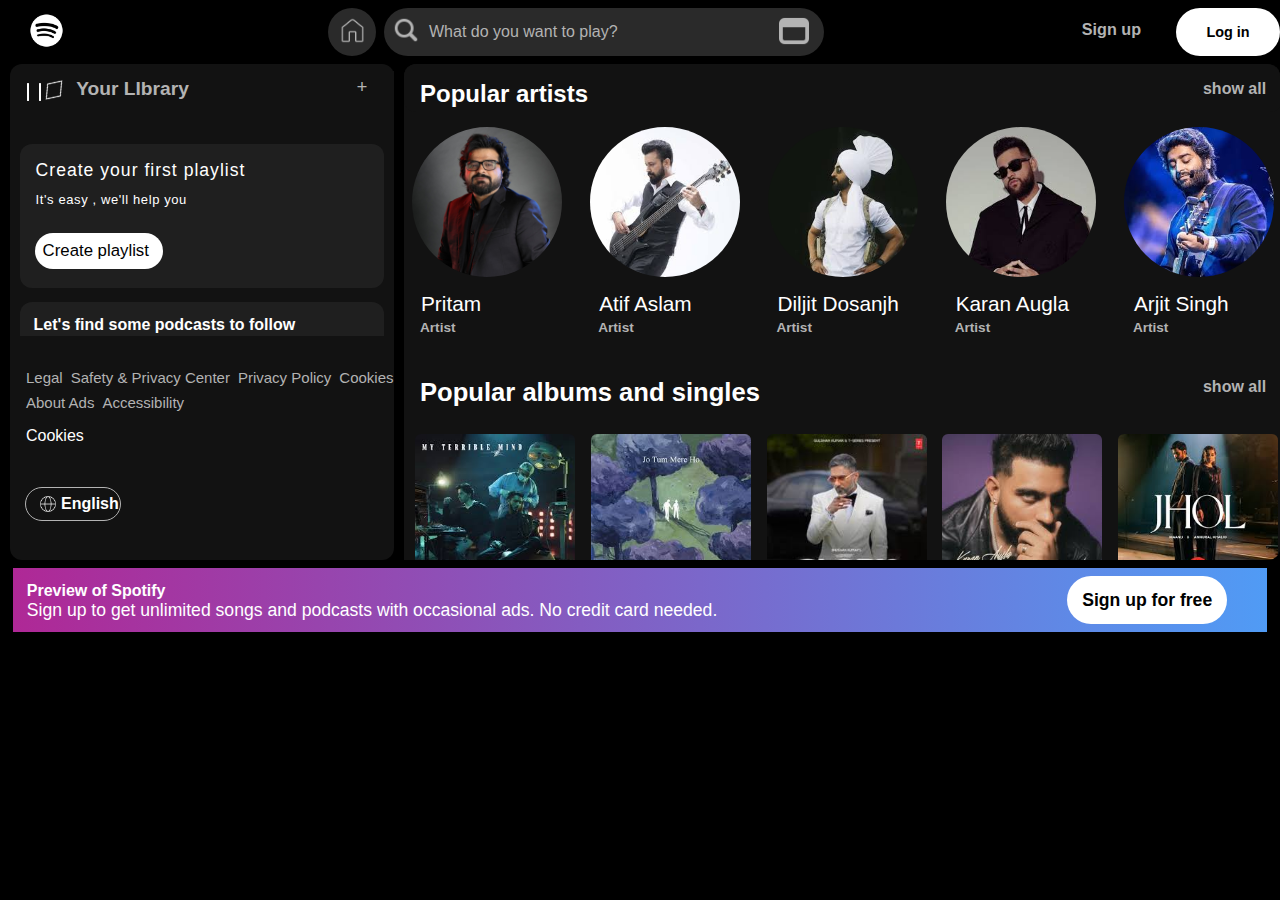
<file: html/index.html>
<!DOCTYPE html>
<html lang="en">

<head>
    <meta charset="UTF-8">
    <meta name="viewport" content="width=device-width, initial-scale=1.0">
    <title>Spotify - Web PLayer: Music for everyone</title>
    <link rel="stylesheet" href="../Css/style.css">
    <link rel="shortcut icon" href="../assets/images/spotifyfav.jpeg" type="image/x-icon">
    <link rel="preconnect" href="https://fonts.googleapis.com">
    <link rel="preconnect" href="https://fonts.gstatic.com" crossorigin>
    <link rel="stylesheet" href="https://cdnjs.cloudflare.com/ajax/libs/font-awesome/6.7.2/css/all.min.css">
</head>

<body>
    <div class="container">
        <div class="middleOne" id="middleTwo" data-imge="../assets/images/middle.jpeg">
            <div class="two">
                <div id="pic">
                    <div id="pic2"><img id="pic3" src="../assets/images/middle4.jpeg" alt=""></div>
                </div>
                <div id="signFree">
                    <div class="free">
                        <h3>Start listening with a free Spotify account</h3>
                        <div id="free2"><button class="free2"><a href="signup.html">Sign up for free</a></button></div>
                        <div id="free3"><button class="free3"><a href="Login.html">Login</a></button></div>
                        <div class="free4">
                            <p>Sign up your account for better Experience</p>
                        </div>
                    </div>
                </div>
            </div>
            <div class="close">
                <p>Close</p>
            </div>
        </div>
        <div class="top">
            <div class="top-1">
                <div class="top-left">
                    <div class="spotify-logo">
                        <abbr title="Spotify"><img src="../assets/images/spotify.png" alt=""></abbr>
                    </div>
                    <div class="top-search">
                        <div class="top-home">
                            <div class="home-circle">
                                <abbr title="Home"><img src="../assets/images/home.png" alt=""></abbr>
                            </div>
                        </div>
                        <div class="search">
                            <input type="text" placeholder="What do you want to play?">
                            <div class="logo-1">
                                <abbr title="Search"><img src="../assets/images/search.png" alt=""></abbr>
                            </div>
                            <div class="logo-2">
                                <abbr title="Browser"><img src="../assets/images/search2.png" alt=""></abbr>
                            </div>
                        </div>
                    </div>
                </div>
                <div class="top-right">
                    <div class="sign">
                        <a href="signup.html">
                            <div class="signup">Sign up</div>
                        </a>
                    </div>
                    <div class="login"><a href="Login.html">Log in</a></div>
                </div>
            </div>
        </div>
        <div class="middle">
            <div class="left">
                <div class="left-container">
                    <div class="left-library">
                        <div class="library">
                            <div class="line">
                                <img src="../assets/images/library.png" alt="">
                                <img src="../assets/images/library.png" alt="">
                            </div>
                            <div class="line2">
                                <img src="../assets/images/library2.png" alt="">
                            </div>
                            <div class="library2">
                                <abbr title="Collapse Your LIbrary">
                                    <p>Your LIbrary</p>
                                </abbr>
                                <abbr title="Create playlist or folder">
                                    <div>+</div>
                                </abbr>
                            </div>
                        </div>
                    </div>
                    <div class="left-create">
                        <div class="create">
                            <div class="create1">
                                <div class="create1-1">
                                    Create your first playlist
                                </div>
                                <div class="create1-2">
                                    It's easy , we'll help you
                                </div>
                                <div class="create1-3">
                                    Create playlist
                                </div>
                            </div>
                            <div class="create2">
                                <div class="create2-1">Let's find some podcasts to follow</div>
                                <div class="create2-2">We i'll keep you update on new episodes</div>
                                <div class="create2-3">Browse Podcasts</div>
                            </div>
                        </div>
                    </div>
                    <i id="hide" class="fa-solid fa-caret-left"></i>
                    <div class="hidden">
                        <div>
                            <h4>Create a playlist</h4>
                        </div>
                        <div>
                            <p>Log in to create and share playlists.</p>
                        </div>
                        <button class="not">Not now</button>
                        <button class="log"><a href="Login.html">Log in</a></button>
                    </div>
                    <div class="left-bottom">
                        <ul>
                            <li><a href="/">Legal</a></li>
                            <li><a href="/">Safety & Privacy Center</a></li>
                            <li><a href="/">Privacy Policy</a></li>
                            <li><a href="/">Cookies</a></li>
                            <li><a href="/">About Ads</a></li>
                            <li><a href="/">Accessibility</a></li>
                        </ul>
                        <div class="cookies">
                            Cookies
                        </div>
                        <div class="english">
                            <img src="../assets/images/world.png" alt="">
                            <div class="english-1">English</div>
                        </div>
                    </div>
                </div>
            </div>
            <div class="right">
                <div class="right-1">
                    <div class="right-2">
                        <div class="right2-1 " id="show-1">Popular artists</div>
                        <div class="right2-2 " id="show-2">show all</div>
                    </div>
                    <div class="right-3">
                        <div class="right3-1" data-singer="Pritam" data-photo="../assets/images/img/pritam.jpeg">
                            <div class="right3-img">
                                <img src="../assets/images/img/pritam.jpeg" alt="">
                                <img class="play" src="../assets/images/play.png" fill="#000" alt="">
                            </div>
                            <h5>Pritam</h5>
                            <h6>Artist</h6>
                        </div>
                        <div class="right3-1" data-singer="Atif Aslam" data-photo="../assets/images/img/atif.jpeg">
                            <div class="right3-img"> <img src="../assets/images/img/atif.jpeg" alt="">
                                <img class="play" src="../assets/images/play.png" alt="">
                            </div>
                            <h5 id="pro2">Atif Aslam</h5>
                            <h6>Artist</h6>
                        </div>
                        <div class="right3-1" data-singer="Diljit Dosanjh" data-photo="../assets/images/img/diljit.jpeg">
                            <div class="right3-img"> <img src="../assets/images/img/diljit.jpeg" alt="">
                                <img class="play" src="../assets/images/play.png" alt="">
                            </div>
                            <h5>Diljit Dosanjh</h5>
                            <h6>Artist</h6>
                        </div>
                        <div class="right3-1" data-singer="Karan Augla" data-photo="../assets/images/img/karan.jpeg">
                            <div class="right3-img"> <img src="../assets/images/img/karan.jpeg" alt="">
                                <img class="play" src="../assets/images/play.png" alt="">
                            </div>
                            <h5>Karan Augla</h5>
                            <h6>Artist</h6>
                        </div>
                        <div class="right3-1" data-singer="Arjit Singh" data-photo="../assets/images/img/arjit.jpeg">
                            <div class="right3-img"> <img src="../assets/images/img/arjit.jpeg" alt="">
                                <img class="play" src="../assets/images/play.png" alt="">
                            </div>
                            <h5>Arjit Singh</h5>
                            <h6>Artist</h6>
                        </div>
                    </div>
                    <div class="right4">
                        <div class="right4-1" id="show-3">Popular albums and singles</div>
                        <div class="right4-2" id="show-4">show all</div>
                    </div>
                    <div class="right5">
                        <div class="right5-1">
                            <div class="right5-img">
                                <img src="../assets/images/img2/mind.jpeg" alt="">
                                <img class="play" src="../assets/images/play.png" alt="">
                            </div>
                            <h4>My Terrible Mind</h4>
                            <h5>Talha Anjum, Umair</h5>
                        </div>
                        <div class="right5-1">
                            <div class="right5-img">
                                <img src="../assets/images/img2/tum.jpeg" alt="">
                                <img class="play" src="../assets/images/play.png" alt="">
                            </div>
                            <h4>Jo Tum Mera Ho</h4>
                            <h5>Anuv Jain</h5>
                        </div>
                        <div class="right5-1">
                            <div class="right5-img">
                                <img src="../assets/images/img2/glory.jpeg" alt="">
                                <img class="play" src="../assets/images/play.png" alt="">
                            </div>
                            <h4>Glory</h4>
                            <h5>Yo Yo Honey Singh</h5>
                        </div>
                        <div class="right5-1">
                            <div class="right5-img">
                                <img src="../assets/images/img2/memory.jpeg" alt="">
                                <img class="play" src="../assets/images/play.png" alt="">
                            </div>
                            <h4>Making Memories</h4>
                            <h5>Karan Aujla, Ikky</h5>
                        </div>
                        <div class="right5-1">
                            <div class="right5-img">
                                <img src="../assets/images/img2/jhol.jpeg" alt="">
                                <img class="play" src="../assets/images/play.png" alt="">
                            </div>
                            <h4>Jhol</h4>
                            <h5>Mannu, Annural Khalid</h5>
                        </div>
                    </div>
                    <div class="right6">
                        <div class="right6-1" id="show-5">Popular radio</div>
                        <div class="right6-2" id="show-6">show all</div>
                    </div>
                    <div class="right7">
                        <div class="right7-1">
                            <div class="right7-img">
                                <img src="../assets/images/img3/radio-arjit.jpeg" alt="">
                                <img class="play" src="../assets/images/play.png" alt="">
                            </div>
                            <h5>With Atif Aslam,</h5>
                            <h5>Vishal-Shekhar,...</h5>
                        </div>
                        <div class="right7-1">
                            <div class="right7-1">
                                <div class="right7-img">
                                    <img src="../assets/images/img3/radio-diljit.jpeg" alt="">
                                    <img class="play" src="../assets/images/play.png" alt="">
                                </div>
                                <h5>With karan Aujla,</h5>
                                <h5>Shubh, Sidhu Moosa...</h5>
                            </div>
                        </div>
                        <div class="right7-1">
                            <div class="right7-img">
                                <img src="../assets/images/img3/radio-kaifi.jpeg" alt="">
                                <img class="play" src="../assets/images/play.png" alt="">
                            </div>
                            <h5>With Abdul Hannan,</h5>
                            <h5>Anuv Jain, Aditya...</h5>

                        </div>
                        <div class="right7-1">
                            <div class="right7-img">
                                <img src="../assets/images/img3/radio-talha.jpeg" alt="">
                                <img class="play" src="../assets/images/play.png" alt="">
                            </div>
                            <h5>With Talhah Yunus,</h5>
                            <h5>JJ47,Umair and more</h5>

                        </div>
                        <div class="right7-1">
                            <div class="right7-img">
                                <img src="../assets/images/img3/radio-karan.jpeg" alt="">
                                <img class="play" src="../assets/images/play.png" alt="">
                            </div>
                            <h5>With shubh, Diljit</h5>
                            <h5>Dosanjh,Sidhu Moos...</h5>

                        </div>
                    </div>
                    <div class="right8">
                        <div class="right8-1">Featured Charts</div>
                        <div class="right8-2">show all</div>
                    </div>
                    <div class="right9">
                        <div class="right9-1">
                            <div class="right9-1">
                                <div class="right9-img">
                                    <img src="../assets/images/img4/top.png" alt="">
                                    <img class="play" src="../assets/images/play.png" alt="">
                                </div>
                                <h5>Your weekly update of</h5>
                                <h5>the most played track...</h5>
                            </div>
                        </div>
                        <div class="right9-1">
                            <div class="right9-1">
                                <div class="right9-img">
                                    <img src="../assets/images/img4/usa.png" alt="">
                                    <img class="play" src="../assets/images/play.png" alt="">
                                </div>
                                <h5>Your weekly update of</h5>
                                <h5>the most played track...</h5>
                            </div>
                        </div>
                        <div class="right9-1">
                            <div class="right9-1">
                                <div class="right9-img">
                                    <img src="../assets/images/img4/top50g.jpeg" alt="">
                                    <img class="play" src="../assets/images/play.png" alt="">
                                </div>
                                <h5>Your weekly update of</h5>
                                <h5>the most played track...</h5>
                            </div>
                        </div>
                        <div class="right9-1">
                            <div class="right9-1">
                                <div class="right9-img">
                                    <img src="../assets/images/img4/top50.jpeg" alt="">
                                    <img class="play" src="../assets/images/play.png" alt="">
                                </div>
                                <h5>Your daily update of</h5>
                                <h5>the most played track...</h5>
                            </div>
                        </div>
                        <div class="right9-1">
                            <div class="right9-1">
                                <div class="right9-img">
                                    <img src="../assets/images/img4/viral50.jpeg" alt="">
                                    <img class="play" src="../assets/images/play.png" alt="">
                                </div>
                                <h5>Your daily update of</h5>
                                <h5>the most played track...</h5>
                            </div>
                        </div>
                    </div>
                    <div class="right10">
                        <div class="right10-1">Playlists from our editors</div>
                        <div class="right10-2">show all</div>
                    </div>
                    <div class="right11">
                        <div class="right11-1">
                            <div class="right11-1">
                                <div class="right11-img">
                                    <img src="../assets/images/img5/coffee.jpeg" alt="">
                                    <img class="play" src="../assets/images/play.png" alt="">
                                </div>
                                <h5>Grab your coffee and</h5>
                                <h5>ease into the day with...</h5>
                            </div>
                        </div>
                        <div class="right11-1">
                            <div class="right11-1">
                                <div class="right11-img">
                                    <img src="../assets/images/img5/hits.jpeg" alt="">
                                    <img class="play" src="../assets/images/play.png" alt="">
                                </div>
                                <h5>The biggest chrismas</h5>
                                <h5>songs of all time.</h5>
                            </div>
                        </div>
                        <div class="right11-1">
                            <div class="right11-1">
                                <div class="right11-img">
                                    <img src="../assets/images/img5/mega.jpeg" alt="">
                                    <img class="play" src="../assets/images/play.png" alt="">
                                </div>
                                <h5>A mega mix of75</h5>
                                <h5>favourite from the lasts...</h5>
                            </div>
                        </div>
                        <div class="right11-1">
                            <div class="right11-1">
                                <div class="right11-img">
                                    <img src="../assets/images/img5/chrooners.jpeg" alt="">
                                    <img class="play" src="../assets/images/play.png" alt="">
                                </div>
                                <h5>Enjoy the sweets</h5>
                                <h5>Chrismas time</h5>
                            </div>
                        </div>
                        <div class="right11-1">
                            <div class="right11-1">
                                <div class="right11-img">
                                    <img src="../assets/images/img5/rise.jpeg" alt="">
                                    <img class="play" src="../assets/images/play.png" alt="">
                                </div>
                                <h5>Positive and uplifting</h5>
                                <h5>ease into the day with...</h5>
                            </div>
                        </div>
                    </div>
                    <div class="right12">
                        <div class="right12-1">
                            <div class="right12-2">
                                <h4>Company</h4>
                                <h5>About</h5>
                                <h5>Jobs</h5>
                                <h5>For the records</h5>
                            </div>
                            <div class="right12-2">
                                <h4>Communities</h4>
                                <h5>For Artists</h5>
                                <h5>Developers</h5>
                                <h5>Advertising</h5>
                                <h5>Investors</h5>
                                <h5>Vendors</h5>
                            </div>
                            <div class="right12-2">
                                <h4>Useful links</h4>
                                <h5>Support</h5>
                                <h5>Free mobile app</h5>
                            </div>
                            <div class="right12-2">
                                <h4>Spotify Plans</h4>
                                <h5>Premium Individual</h5>
                                <h5>Premium Duo</h5>
                                <h5>Premium Family</h5>
                                <h5>Premium student</h5>
                                <h5>Spotify free</h5>
                            </div>
                        </div>
                        <div class="right12-3">
                            <div class="line">
                                <div>&copy;</div>
                                <div>2025</div>
                                <div>Spotify</div>
                                <div>AB</div>
                            </div>
                        </div>
                    </div>
                </div>
            </div>
        </div>
        <div class="bottom">
            <div class="bottom-1">
                <div class="bottom-left">
                    <div class="bottom-2">Preview of Spotify</div>
                    <div class="bottom-3">Sign up to get unlimited songs and podcasts with occasional ads. No credit
                        card needed.</div>
                </div>
                <div class="bottom-right">
                    <div class="bottom-4">
                        <div><a href="signup.html" style="text-decoration: none; color: #000100;">Sign up for free</a>
                        </div>
                    </div>
                </div>
            </div>
        </div>
    </div>



    <script src="../js/script.js"></script>
    <script src="../js/my.js"></script>
</body>

</html>
</file>
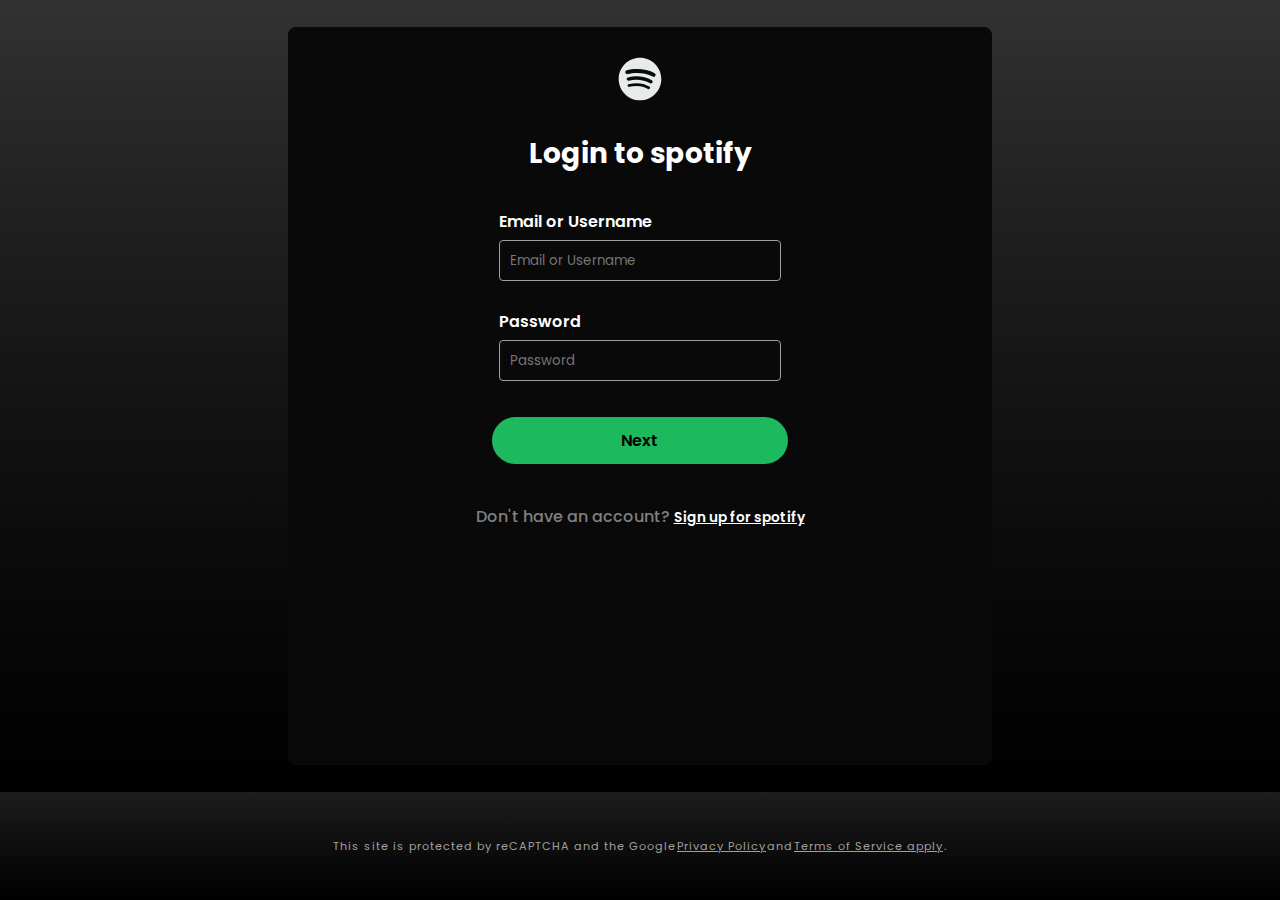
<file: html/Login.html>
<!DOCTYPE html>
<html lang="en">

<head>
    <meta charset="UTF-8">
    <meta name="viewport" content="width=device-width, initial-scale=1.0">
    <title>Spotify - Web PLayer: Music for everyone</title>
    <link rel="shortcut icon" href="../assets/images/spotify.signup.png" type="image/x-icon">
    <link rel="preconnect" href="https://fonts.googleapis.com">
    <link rel="preconnect" href="https://fonts.gstatic.com" crossorigin>
    <link
        href="https://fonts.googleapis.com/css2?family=Poppins:ital,wght@0,100;0,200;0,300;0,400;0,500;0,600;0,700;0,800;0,900;1,100;1,200;1,300;1,400;1,500;1,600;1,700;1,800;1,900&display=swap"
        rel="stylesheet">
    <style>
        * {
            margin: 0;
            padding: 0;
            box-sizing: border-box;
            font-family: 'Poppins', sans-serif;
        }

        body {
            width: 100%;
            height: 100%;
            background: linear-gradient(rgba(255, 255, 255, 0.1)0%, rgb(0, 0, 0)100%);
            background-color: #000100;
        }

        .container {
            width: 100%;
            height: 88vh;
            display: flex;
            align-items: center;
            justify-content: center;
            background: linear-gradient(rgba(255, 255, 255, 0.1)0%, rgb(0, 0, 0)100%);
        }


        .box {
            width: 55vw;
            height: 82vh;
            background-color: rgb(10, 9, 9);
            border-radius: 8px;
        }

        .bottom {
            width: 100%;
            height: 12vh;
            background: linear-gradient(rgba(255, 255, 255, 0.1)0%, rgb(0, 0, 0)100%);
            font-family: 'Poppins', sans-serif;
        }

        .bottom2 {
            width: 100%;
            height: 100%;
            display: flex;
            align-items: center;
            justify-content: center;
            color: rgb(161, 160, 160);
            font-size: 0.7rem;
            letter-spacing: 1px;
        }

        .bottom2 a {
            text-decoration: underline;
            color: rgb(161, 160, 160);
            margin: 0 1px;
        }

        .top {
            width: 100%;
            height: 10vh;
            display: flex;
            align-items: center;
            justify-content: center;
        }

        .top-box {
            width: 100%;
            height: 5.5vh;
            text-align: center;
        }

        .top-logo img {
            width: 4rem;
            height: 4rem;
            filter: invert();
        }

        .middle {
            width: 100%;
            height: 70vh;
        }

        .middle h1 {
            color: #fff;
            color: #fff;
            font-size: 1.75rem;
            width: 100%;
            height: 2rem;
            text-align: center;
            margin-top: 1rem;
        }

        .middle2 {
            width: 100%;
            height: 100%;

        }

        .middle3 {
            width: 100%;
            margin-top: 2rem;
            display: flex;
            align-items: center;
            flex-direction: column;
        }

        .middle4 {
            width: 40%;
            position: relative;

        }

        .middle4 input {
            width: 100%;
            padding: 0.6rem;
            background-color: transparent;
            border: 1px solid rgb(161, 160, 160);
            border-radius: 4px;
            margin-bottom: 1rem;
            margin-top: 6px;
            caret-color: #fff;
            outline: none;
            color: #fff;
            transition: all 0.1s ease;
        }

        .middle4 input:hover {
            border: 1px solid #fff;
        }

        .middle4 input:focus-visible {
            border: 2px solid #fff;
            padding: 0.6rem 0.8rem;
        }

        .middle3 label {
            color: #fff;
            margin-top: 0.75rem;
            font-weight: 600;
            display: block;
        }

        .middle7 {
            width: 100%;
            display: flex;
            align-items: center;
            justify-content: center;
        }

        .middle7 button {
            width: 42%;
            padding: 0.7rem 0;
            background: #1db95e;
            font-size: 1rem;
            font-weight: 600;
            margin-top: 1.2rem;
            outline: none;
            border: none;
            border-radius: 50px;
            cursor: pointer;
        }

        .middle7 button:hover {
            background-color: #3fb972;
        }

        .middle8 {
            color: gray;
            font-size: 1rem;
            font-weight: 500;
            text-align: center;
            margin-block-start: 2.5rem;
        }

        .middle8 a {
            color: #fff;
            text-decoration: #fff underline;
            font-size: 0.85rem;
            font-weight: 600;
            transition: all 0.3s ease;
        }

        .middle8 a:hover {
            color: #0cd627;
            text-decoration: #0cd627 solid underline;
        }

        .err {
            position: absolute;
            color: white;
            top: 104px;
            background-color: rgb(224, 43, 43);
            width: 40.5rem;
            height: 3.5rem;
            display: flex;
            align-items: center;
            display: none;
            transition: all 0.3s ease-in;
        }

        .error{
            padding: 0 2rem;
            font-size: 0.85rem;
            font-weight: 600;
        }
    </style>
</head>

<body>
    <div class="container">
        <div class="err">
            <span class="error">! Incorrect username or password.</span>
        </div>
        <div class="box">
            <div class="top">
                <div class="top-box">
                    <div class="top-logo"><img src="../assets/images/Spotify-Icon-Black-Logo.wine.svg" alt=""></div>
                </div>
            </div>
            <div class="middle">
                <div class="middle2">
                    <h1>Login to spotify</h1>
                    <div class="middle3">
                        <div class="middle4">
                            <div class="middle5">
                                <label for="email">Email or Username</label>
                                <input type="text" id="email" placeholder="Email or Username">
                            </div>
                            <div class="middle6">
                                <label for="password">Password</label>
                                <input type="password" id="password" placeholder="Password">
                            </div>
                        </div>
                    </div>
                    <div class="middle7">
                        <button>Next</button>
                    </div>
                    <div class="middle8">
                        <div>Don't have an account? <a href="signup.html">Sign up for spotify</a></div>
                    </div>
                </div>
            </div>
        </div>
    </div>
    <div class="bottom">
        <div class="bottom2">
            This site is protected by reCAPTCHA and the Google <a href="">Privacy Policy</a> and <a href="">Terms of
                Service apply</a> .
        </div>
    </div>


    <script>
        const email = document.getElementById("email");
        const password = document.getElementById("password");
        const button = document.querySelector("button");
        const error = document.querySelector(".err");


        function emails() {
            if (email.value === 0 || !email.value.match((/^\w+([\.-]?\w+)*@\w+([\.-]?\w+)*(\.\w{2,3})+$/))) {
                email.style.border = "2px solid red";
                return false;
            } else {
                email.style.border = "2px solid green";
                return true;
            }
        }

        function passwords() {
            if (password.value === '' || !password.value.match(/^(?=.*[0-9])(?=.*[!@#$%^&*])[a-zA-Z0-9!@#$%^&*]{6,16}$/)) {
                password.style.border = "2px solid red";
                return false;
            } if (password.value.match(/^(?=.*[0-9])(?=.*[!@#$%^&*])[a-zA-Z0-9!@#$%^&*]{6,16}$/)) {
                password.style.border = "2px solid green";
                return true;
            }
        }

        email.addEventListener("keyup", (e)=>{
            if(e.keyCode === 13){
                e.preventDefault();
                emails();
                passwords();
            }
        })

        password.addEventListener("keyup", (e)=>{
            if(e.keyCode === 13){
                e.preventDefault();
                emails();
                passwords();
                button.click();
            }
        })



        button.addEventListener("click", () => {
            if (emails() && passwords()) {
                error.style.display = "none";
                window.location.assign("final.html");
            } else if (!emails() || !passwords()) {
                password.style.border = "2px solid red";
                error.style.display = "flex";

            }
        })
    </script>
</body>

</html>
</file>
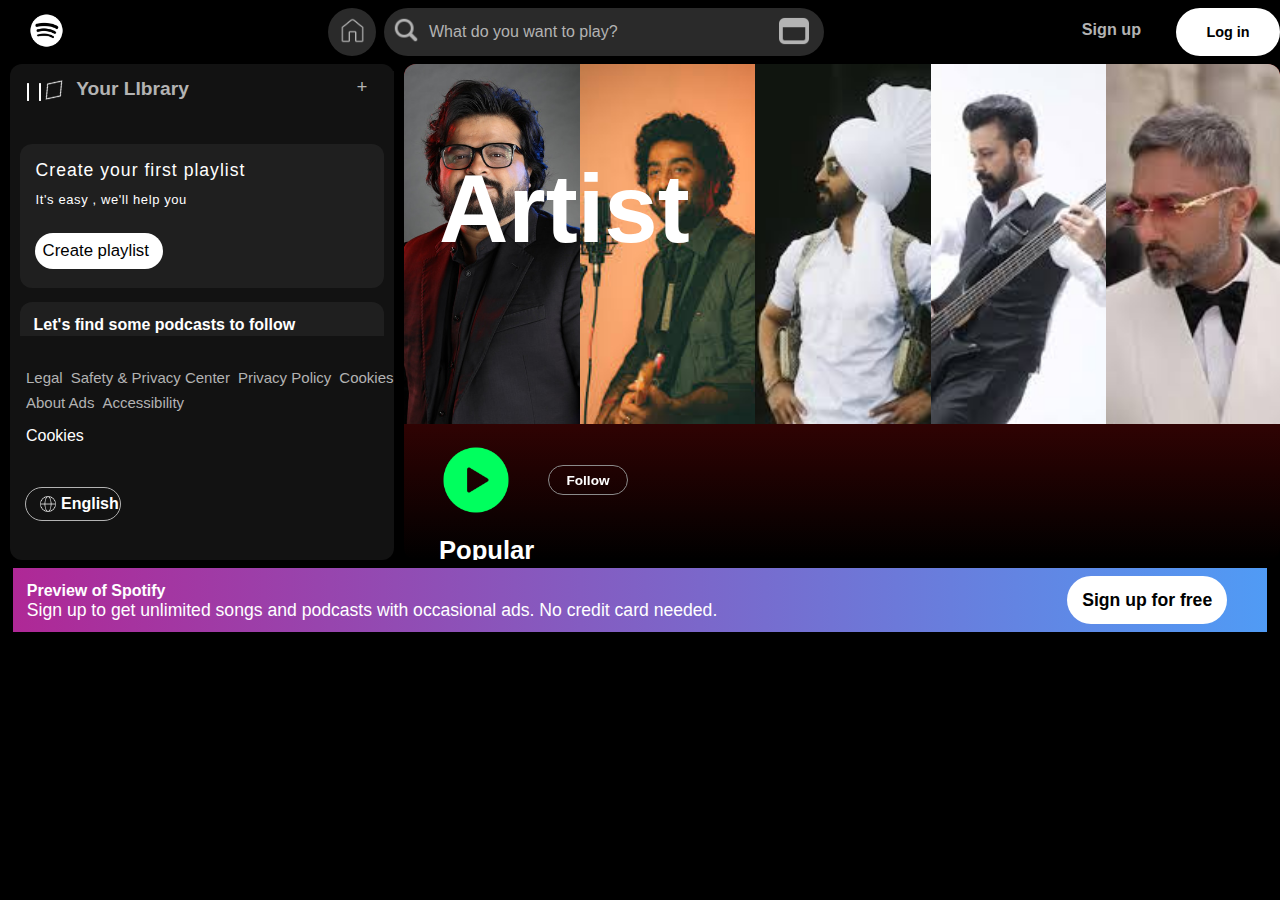
<file: html/popular.html>
<!DOCTYPE html>
<html lang="en">

<head>
    <meta charset="UTF-8">
    <meta name="viewport" content="width=device-width, initial-scale=1.0">
    <title>Spotify - Web PLayer: Music for everyone</title>
    <link rel="stylesheet" href="../Css/style.css">
    <link rel="shortcut icon" href="../assets/images/spotifyfav.jpeg" type="image/x-icon">
    <link rel="preconnect" href="https://fonts.googleapis.com">
    <link rel="preconnect" href="https://fonts.gstatic.com" crossorigin>
    <link rel="stylesheet" href="https://cdnjs.cloudflare.com/ajax/libs/font-awesome/6.7.2/css/all.min.css">
</head>
<style>
    .right-1 {
        width: 98%;
        background: linear-gradient(to bottom, rgb(173, 11, 11), #000);
    }

    .imge {
        width: 100%;
        position: relative;
    }

    .imge{
        transform-style: preserve-3d;
        transform: perspective(1000px);
    }

    .mg{
        display: flex;
    }


    .imge img {
        width: 20%;
        height: 40vh;
        object-fit: cover;
        object-position: center;
        transition: .5s;
    }

    #phto-1{
        border-top-left-radius: 12px;
    }

    #phto-2{
        border-top-right-radius: 12px;
    }


    .imge h3 {
        position: absolute;
        color: #fff;
        font-size: 6rem;
        top: 90px;
        left: 35px
    }

    .icon {
        width: 16rem;
        display: flex;
        justify-content: space-evenly;
        align-items: center;
        height: 7rem;
    }

    .icon img {
        width: 5rem;
        height: 5rem;
    }

    .icon img:hover {
        width: 5.2rem;
        height: 5.2rem;
        transition: all 0.1s ease;
    }

    .icon button {
        outline: none;
        background: transparent;
        width: 80px;
        height: 30px;
        border-radius: 24px;
        border: 1px solid #8b8b8b;
        font-size: 0.85rem;
        color: #fff;
        font-weight: 600;
        transition: all 0.1s ease;
    }

    .icon button:hover {
        border: 2px solid #fff;
        font-size: 0.9rem;
        width: 81px;
        height: 31px;
    }

    .popular {
        height: 2rem;
    }

    .popular h3 {
        color: #fff;
        font-size: 1.6rem;
        margin-left: 35px;
        font-weight: 600;
    }

    .popular-2 {
        width: 100%;
        height: 4rem;
        display: flex;
        align-items: center;
    }

    .popular-2:hover {
        background-color: #c5c5c541;
    }

    .popular-2 img {
        width: 2.5rem;
        height: 2.5rem;
        object-fit: cover;
        border-radius: 4px;
        margin-left: 1.4rem;
    }

    .popular-2 div {
        font-size: 1.2rem;
        color: gray;
        margin-left: 4rem;
    }

    .popular-2 .nome {
        color: #fff;
        font-size: 0.85rem;
        font-weight: 600;
        margin-left: 2rem;
    }

    .popular-2 .nome:hover {
        text-decoration: underline;
    }
</style>

<body>
    <div class="container">
        <div class="middleOne" id="middleTwo" data-imge="../assets/images/middle.jpeg">
            <div class="two">
                <div id="pic">
                    <div id="pic2"><img id="pic3" src="../assets/images/middle4.jpeg" alt=""></div>
                </div>
                <div id="signFree">
                    <div class="free">
                        <h3>Start listening with a free Spotify account</h3>
                        <div id="free2"><button class="free2"><a href="signup.html">Sign up for free</a></button></div>
                        <div id="free3"><button class="free3"><a href="Login.html">Login</a></button></div>
                        <div class="free4">
                            <p>Sign up your account for better Experience</p>
                        </div>
                    </div>
                </div>
            </div>
            <div class="close">
                <p>Close</p>
            </div>
        </div>
        <div class="top">
            <div class="top-1">
                <div class="top-left">
                    <div class="spotify-logo">
                        <abbr title="Spotify"><img src="../assets/images/spotify.png" alt=""></abbr>
                    </div>
                    <div class="top-search">
                        <div class="top-home">
                            <div class="home-circle">
                                <abbr title="Home"><img src="../assets/images/home.png" alt=""></abbr>
                            </div>
                        </div>
                        <div class="search">
                            <input type="text" placeholder="What do you want to play?">
                            <div class="logo-1">
                                <abbr title="Search"><img src="../assets/images/search.png" alt=""></abbr>
                            </div>
                            <div class="logo-2">
                                <abbr title="Browser"><img src="../assets/images/search2.png" alt=""></abbr>
                            </div>
                        </div>
                    </div>
                </div>
                <div class="top-right">
                    <div class="sign">
                        <a href="signup.html">
                            <div class="signup">Sign up</div>
                        </a>
                    </div>
                    <div class="login"><a href="Login.html">Log in</a></div>
                </div>
            </div>
        </div>
        <div class="middle">
            <div class="left">
                <div class="left-container">
                    <div class="left-library">
                        <div class="library">
                            <div class="line">
                                <img src="../assets/images/library.png" alt="">
                                <img src="../assets/images/library.png" alt="">
                            </div>
                            <div class="line2">
                                <img src="../assets/images/library2.png" alt="">
                            </div>
                            <div class="library2">
                                <abbr title="Collapse Your LIbrary">
                                    <p>Your LIbrary</p>
                                </abbr>
                                <abbr title="Create playlist or folder">
                                    <div>+</div>
                                </abbr>
                            </div>
                        </div>
                    </div>
                    <div class="left-create">
                        <div class="create">
                            <div class="create1">
                                <div class="create1-1">
                                    Create your first playlist
                                </div>
                                <div class="create1-2">
                                    It's easy , we'll help you
                                </div>
                                <div class="create1-3">
                                    Create playlist
                                </div>
                            </div>
                            <div class="create2">
                                <div class="create2-1">Let's find some podcasts to follow</div>
                                <div class="create2-2">We i'll keep you update on new episodes</div>
                                <div class="create2-3">Browse Podcasts</div>
                            </div>
                        </div>
                    </div>
                    <i id="hide" class="fa-solid fa-caret-left"></i>
                    <div class="hidden">
                        <div>
                            <h4>Create a playlist</h4>
                        </div>
                        <div>
                            <p>Log in to create and share playlists.</p>
                        </div>
                        <button class="not">Not now</button>
                        <button class="log"><a href="Login.html">Log in</a></button>
                    </div>
                    <div class="left-bottom">
                        <ul>
                            <li><a href="/">Legal</a></li>
                            <li><a href="/">Safety & Privacy Center</a></li>
                            <li><a href="/">Privacy Policy</a></li>
                            <li><a href="/">Cookies</a></li>
                            <li><a href="/">About Ads</a></li>
                            <li><a href="/">Accessibility</a></li>
                        </ul>
                        <div class="cookies">
                            Cookies
                        </div>
                        <div class="english">
                            <img src="../assets/images/world.png" alt="">
                            <div class="english-1">English</div>
                        </div>
                    </div>
                </div>
            </div>
            <div class="right">
                <div class="right-1">
                    <div class="imge">
                        <div class="mg mg2" data-pro="Pritam" data-phto="../assets/images/img/pritam.jpeg">
                            <h3 class="pri">Artist</h3>
                            <img id="phto-1" src="../assets/images/img/pritam.jpeg" alt="">
                            <img id="phto" src="../assets/images/img/arjit singh.jpeg" alt="">
                            <img id="phto" src="../assets/images/img/diljit.jpeg" alt="">
                            <img id="phto" src="../assets/images/img/atif.jpeg" alt="">
                            <img id="phto-2" src="../assets/images/img/yo.jpeg" alt="">
                        </div>
                        <div class="icon">
                            <img src="../assets/images/play.png" alt="">
                            <button id="foll">Follow</button>
                        </div>
                    </div>
                    <div class="popular">
                        <h3>Popular</h3>
                    </div>
                    <div class="popular-2">
                        <div>1</div>
                        <img class="img-1" src="../assets/images/popular/mahi.jpeg" alt="">
                        <div class="singName-1 nome">O MAHi</div>
                    </div>
                    <div class="popular-2">
                        <div>2</div>
                        <img class="img-2" src="../assets/images/popular/tum.jpeg" alt="">
                        <div class="singName-2 nome">TUM SE HI</div>
                    </div>
                    <div class="popular-2">
                        <div>3</div>
                        <img class="img-3" src="../assets/images/popular/tuna.jpeg" alt="">
                        <div class="singName-3 nome">YA TUNA KYA KIYA</div>
                    </div>
                    <div class="right12">
                        <div class="right12-1">
                            <div class="right12-2">
                                <h4>Company</h4>
                                <h5>About</h5>
                                <h5>Jobs</h5>
                                <h5>For the records</h5>
                            </div>
                            <div class="right12-2">
                                <h4>Communities</h4>
                                <h5>For Artists</h5>
                                <h5>Developers</h5>
                                <h5>Advertising</h5>
                                <h5>Investors</h5>
                                <h5>Vendors</h5>
                            </div>
                            <div class="right12-2">
                                <h4>Useful links</h4>
                                <h5>Support</h5>
                                <h5>Free mobile app</h5>
                            </div>
                            <div class="right12-2">
                                <h4>Spotify Plans</h4>
                                <h5>Premium Individual</h5>
                                <h5>Premium Duo</h5>
                                <h5>Premium Family</h5>
                                <h5>Premium student</h5>
                                <h5>Spotify free</h5>
                            </div>
                        </div>
                        <div class="right12-3">
                            <div class="line">
                                <div>&copy;</div>
                                <div>2025</div>
                                <div>Spotify</div>
                                <div>AB</div>
                            </div>
                        </div>
                    </div>
                </div>
            </div>
        </div>
        <div class="bottom">
            <div class="bottom-1">
                <div class="bottom-left">
                    <div class="bottom-2">Preview of Spotify</div>
                    <div class="bottom-3">Sign up to get unlimited songs and podcasts with occasional ads. No credit
                        card needed.</div>
                </div>
                <div class="bottom-right">
                    <div class="bottom-4">
                        <div><a href="Login.html" style="text-decoration: none; color: #000100;">Sign up for free</a>
                        </div>
                    </div>
                </div>
            </div>
        </div>
    </div>


<script src="../js/my.js"></script>
<script src="../js/script.js"></script>
</body>

</html>
</file>
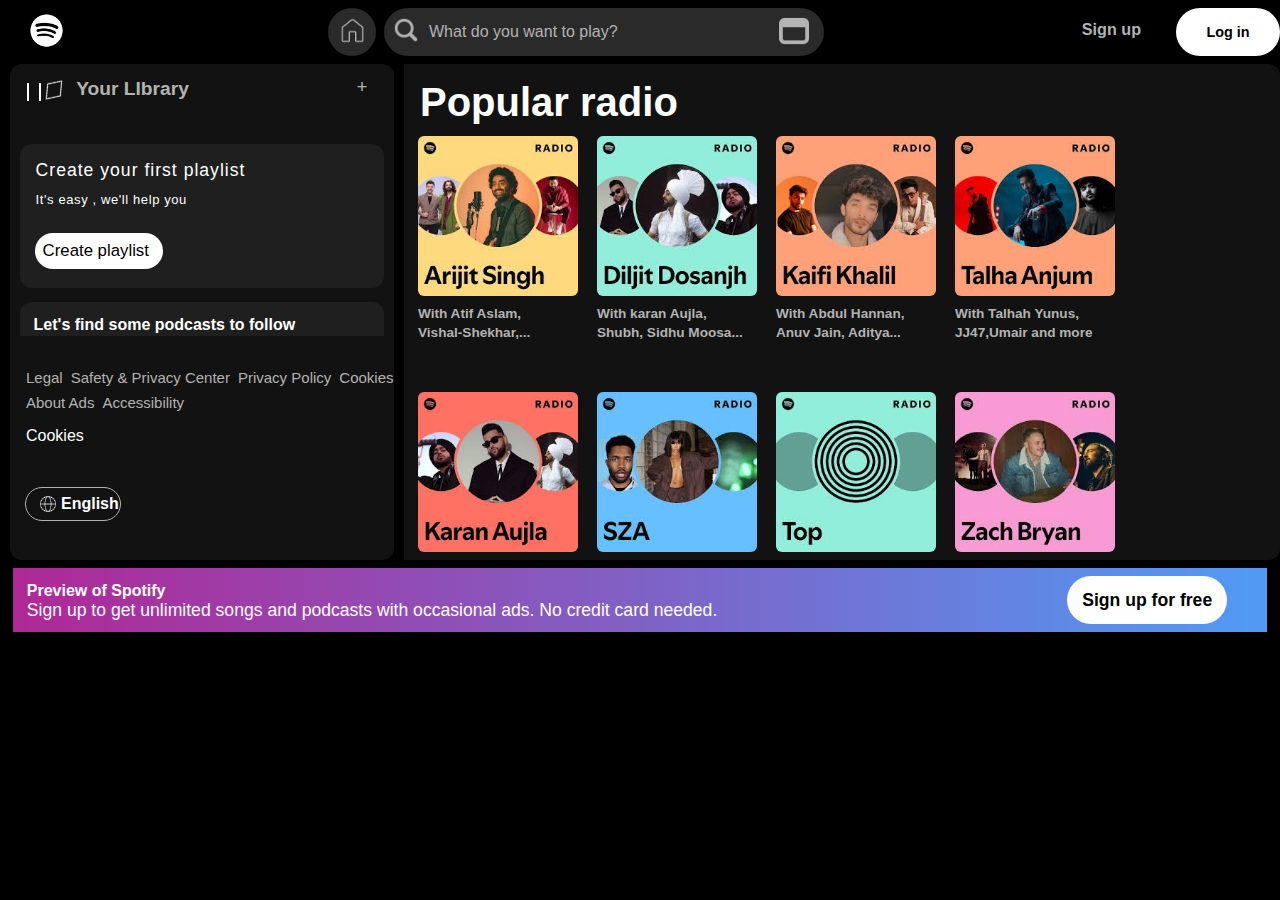
<file: html/radio.html>
<!DOCTYPE html>
<html lang="en">

<head>
    <meta charset="UTF-8">
    <meta name="viewport" content="width=device-width, initial-scale=1.0">
    <title>Spotify - Web PLayer: Music for everyone</title>
    <link rel="stylesheet" href="../Css/style.css">
    <link rel="shortcut icon" href="../assets/images/spotifyfav.jpeg" type="image/x-icon">
    <link rel="preconnect" href="https://fonts.googleapis.com">
    <link rel="preconnect" href="https://fonts.gstatic.com" crossorigin>
    <style>
    
        .right6-1{
            font-size: 2.5rem;
        }
    
        .right6-1:hover{
            text-decoration: none;
        }
    
        .right7{
            margin-top: 1rem;
            flex-wrap: wrap;
        }
    
        .right7-1{
            margin-left: 3px;
        }
    </style>
</head>

<body>
    <div class="container box">
        <div class="middleOne" id="middleTwo" data-imge="../assets/images/middle.jpeg">
            <div class="two">
                <div id="pic">
                    <div id="pic2"><img id="pic3" src="../assets/images/middle4.jpeg" alt=""></div>
                </div>
                <div id="signFree">
                    <div class="free">
                        <h3>Start listening with a free Spotify account</h3>
                        <div id="free2"><button class="free2"><a href="signup.html">Sign up for free</a></button></div>
                        <div id="free3"><button class="free3"><a href="Login.html">Login</a></button></div>
                        <div class="free4">
                            <p>Sign up your account for better Experience</p>
                        </div>
                    </div>
                </div>
            </div>
            <div class="close">
                <p>Close</p>
            </div>
        </div>
        <div class="top">
            <div class="top-1">
                <div class="top-left">
                    <div class="spotify-logo">
                        <abbr title="Spotify"><img src="../assets/images/spotify.png" alt=""></abbr>
                    </div>
                    <div class="top-search">
                        <div class="top-home">
                            <div class="home-circle">
                                <abbr title="Home"><img src="../assets/images/home.png" alt=""></abbr>
                            </div>
                        </div>
                        <div class="search">
                            <input type="text" placeholder="What do you want to play?">
                            <div class="logo-1">
                                <abbr title="Search"><img src="../assets/images/search.png" alt=""></abbr>
                            </div>
                            <div class="logo-2">
                                <abbr title="Browser"><img src="../assets/images/search2.png" alt=""></abbr>
                            </div>
                        </div>
                    </div>
                </div>
                <div class="top-right">
                    <div class="sign">
                        <a href="signup.html">
                            <div class="signup">Sign up</div>
                        </a>
                    </div>
                    <div class="login"><a href="Login.html">Log in</a></div>
                </div>
            </div>
        </div>
        <div class="middle">
            <div class="left">
                <div class="left-container">
                    <div class="left-library">
                        <div class="library">
                            <div class="line">
                                <img src="../assets/images/library.png" alt="">
                                <img src="../assets/images/library.png" alt="">
                            </div>
                            <div class="line2">
                                <img src="../assets/images/library2.png" alt="">
                            </div>
                            <div class="library2">
                                <abbr title="Collapse Your LIbrary">
                                    <p>Your LIbrary</p>
                                </abbr>
                                <abbr title="Create playlist or folder">
                                    <div>+</div>
                                </abbr>
                            </div>
                        </div>
                    </div>
                    <div class="left-create">
                        <div class="create">
                            <div class="create1">
                                <div class="create1-1">
                                    Create your first playlist
                                </div>
                                <div class="create1-2">
                                    It's easy , we'll help you
                                </div>
                                <div class="create1-3">
                                    Create playlist
                                </div>
                            </div>
                            <div class="create2">
                                <div class="create2-1">Let's find some podcasts to follow</div>
                                <div class="create2-2">We i'll keep you update on new episodes</div>
                                <div class="create2-3">Browse Podcasts</div>
                            </div>
                        </div>
                    </div>
                    <div class="left-bottom">
                        <ul>
                            <li><a href="/">Legal</a></li>
                            <li><a href="/">Safety & Privacy Center</a></li>
                            <li><a href="/">Privacy Policy</a></li>
                            <li><a href="/">Cookies</a></li>
                            <li><a href="/">About Ads</a></li>
                            <li><a href="/">Accessibility</a></li>
                        </ul>
                        <div class="cookies">
                            Cookies
                        </div>
                        <div class="english">
                            <img src="../assets/images/world.png" alt="">
                            <div class="english-1">English</div>
                        </div>
                    </div>
                </div>
            </div>
            <div class="right">
                <div class="right-1">
                    <div class="right6">
                        <div class="right6-1">Popular radio</div>
                    </div>
                    <div class="right7">
                        <div class="right7-1">
                            <div class="right7-1">
                                <div class="right7-img">
                                    <img src="../assets/images/img3/radio-arjit.jpeg" alt="">
                                    <img class="play" src="../assets/images/play.png" alt="">
                                </div>
                                <h5>With Atif Aslam,</h5>
                                <h5>Vishal-Shekhar,...</h5>
                            </div>
                        </div>
                        <div class="right7-1">
                            <div class="right7-1">
                                <div class="right7-img">
                                    <img src="../assets/images/img3/radio-diljit.jpeg" alt="">
                                    <img class="play" src="../assets/images/play.png" alt="">
                                </div>
                                <h5>With karan Aujla,</h5>
                                <h5>Shubh, Sidhu Moosa...</h5>
                            </div>
                        </div>
                        <div class="right7-1">
                            <div class="right7-1">
                                <div class="right7-img">
                                    <img src="../assets/images/img3/radio-kaifi.jpeg" alt="">
                                    <img class="play" src="../assets/images/play.png" alt="">
                                </div>
                                <h5>With Abdul Hannan,</h5>
                                <h5>Anuv Jain, Aditya...</h5>
                            </div>
                        </div>
                        <div class="right7-1">
                            <div class="right7-1">
                                <div class="right7-img">
                                    <img src="../assets/images/img3/radio-talha.jpeg" alt="">
                                    <img class="play" src="../assets/images/play.png" alt="">
                                </div>
                                <h5>With Talhah Yunus,</h5>
                                <h5>JJ47,Umair and more</h5>
                            </div>
                        </div>
                        <div class="right7-1">
                            <div class="right7-1">
                                <div class="right7-img">
                                    <img src="../assets/images/img3/radio-karan.jpeg" alt="">
                                    <img class="play" src="../assets/images/play.png" alt="">
                                </div>
                                <h5>With shubh, Diljit</h5>
                                <h5>Dosanjh,Sidhu Moos...</h5>
                            </div>
                        </div>
                        <div class="right7-1">
                            <div class="right7-1">
                                <div class="right7-img">
                                    <img src="../assets/images/img3/1.jpeg" alt="">
                                    <img class="play" src="../assets/images/play.png" alt="">
                                </div>
                                <h5>SZA</h5>
                                <h5>With Abdul Hanan</h5>
                            </div>
                        </div>
                        <div class="right7-1">
                            <div class="right7-1">
                                <div class="right7-img">
                                    <img src="../assets/images/img3/2.jpeg" alt="">
                                    <img class="play" src="../assets/images/play.png" alt="">
                                </div>
                                <h5>With shubh</h5>
                                <h5>Dosanjh,Sidhu Moosa wale</h5>
                            </div>
                        </div>
                        <div class="right7-1">
                            <div class="right7-1">
                                <div class="right7-img">
                                    <img src="../assets/images/img3/3.jpeg" alt="">
                                    <img class="play" src="../assets/images/play.png" alt="">
                                </div>
                                <h5>With sZAch Baryan</h5>
                                <h5>Dosanjh, Shubh</h5>
                            </div>
                        </div>
                        <div class="right7-1">
                            <div class="right7-1">
                                <div class="right7-img">
                                    <img src="../assets/images/img3/4.jpeg" alt="">
                                    <img class="play" src="../assets/images/play.png" alt="">
                                </div>
                                <h5>With shubh, Diljit</h5>
                                <h5>Fateh Ali Khan</h5>
                            </div>
                        </div>
                        <div class="right7-1">
                            <div class="right7-1">
                                <div class="right7-img">
                                    <img src="../assets/images/img3/5.jpeg" alt="">
                                    <img class="play" src="../assets/images/play.png" alt="">
                                </div>
                                <h5>Super cool</h5>
                                <h5>Bros</h5>
                            </div>
                        </div>
                        <div class="right7-1">
                            <div class="right7-1">
                                <div class="right7-img">
                                    <img src="../assets/images/img3/6.jpeg" alt="">
                                    <img class="play" src="../assets/images/play.png" alt="">
                                </div>
                                <h5>Spinner</h5>
                                <h5>Badshah</h5>
                            </div>
                        </div>
                        <div class="right7-1">
                            <div class="right7-1">
                                <div class="right7-img">
                                    <img src="../assets/images/img3/7.jpeg" alt="">
                                    <img class="play" src="../assets/images/play.png" alt="">
                                </div>
                                <h5>Rock</h5>
                                <h5>Dosanjh , Sidhu </h5>
                            </div>
                        </div>
                        <div class="right7-1">
                            <div class="right7-1">
                                <div class="right7-img">
                                    <img src="../assets/images/img3/8.jpeg" alt="">
                                    <img class="play" src="../assets/images/play.png" alt="">
                                </div>
                                <h5>Bubbles</h5>
                                <h5>Karan Aujla</h5>
                            </div>
                        </div>
                    </div>
                    <div class="right12">
                        <div class="right12-1">
                            <div class="right12-2">
                                <h4>Company</h4>
                                <h5>About</h5>
                                <h5>Jobs</h5>
                                <h5>For the records</h5>
                            </div>
                            <div class="right12-2">
                                <h4>Communities</h4>
                                <h5>For Artists</h5>
                                <h5>Developers</h5>
                                <h5>Advertising</h5>
                                <h5>Investors</h5>
                                <h5>Vendors</h5>
                            </div>
                            <div class="right12-2">
                                <h4>Useful links</h4>
                                <h5>Support</h5>
                                <h5>Free mobile app</h5>
                            </div>
                            <div class="right12-2">
                                <h4>Spotify Plans</h4>
                                <h5>Premium Individual</h5>
                                <h5>Premium Duo</h5>
                                <h5>Premium Family</h5>
                                <h5>Premium student</h5>
                                <h5>Spotify free</h5>
                            </div>
                        </div>
                        <div class="right12-3">
                            <div class="line">
                                <div>&copy;</div>
                                <div>2025</div>
                                <div>Spotify</div>
                                <div>AB</div>
                            </div>
                        </div>
                    </div>
                </div>
            </div>
        </div>
        <div class="bottom">
            <div class="bottom-1">
                <div class="bottom-left">
                    <div class="bottom-2">Preview of Spotify</div>
                    <div class="bottom-3">Sign up to get unlimited songs and podcasts with occasional ads. No credit
                        card needed.</div>
                </div>
                <div class="bottom-right">
                    <div class="bottom-4">
                        <div><a href="Login.html" style="text-decoration: none; color: #000100;">Sign up for free</a>
                        </div>
                    </div>
                </div>
            </div>
        </div>
    </div>


    <script>
        const rights = document.querySelectorAll(".right7-1");
        const middle = document.querySelector(".middleOne");
        const cls = document.querySelector(".close");
        const two = document.querySelector(".two") ;
        const middd = document.getElementById("pic3");

        const pics = [
            { img: "../assets/images/middle.jpeg" },
            { img: "../assets/images/middle2.jpeg" },
            { img: "../assets/images/middle3.jpeg" },
            { img: "../assets/images/middle4.jpeg" },
            { img: "../assets/images/middle5.jpeg" },
        ]


        
cls.addEventListener("click", function(){
    middle.style.display = "none";
})



        rights.forEach(right => {
            right.addEventListener("click", () => {
                middle.style.display = "flex";

                const mid = Math.floor(Math.random() * 5);
                const on = Math.floor(Math.random() * 255);
                const to = Math.floor(Math.random() * 255);
                const bo = Math.floor(Math.random() * 255);


                middd.src = pics[mid].img;
                two.style.background = `linear-gradient(to bottom , rgb(${on}, ${to}, ${bo}) , rgb(42, 42, 42))`;
            })
        })
    </script>

</body>
</file>
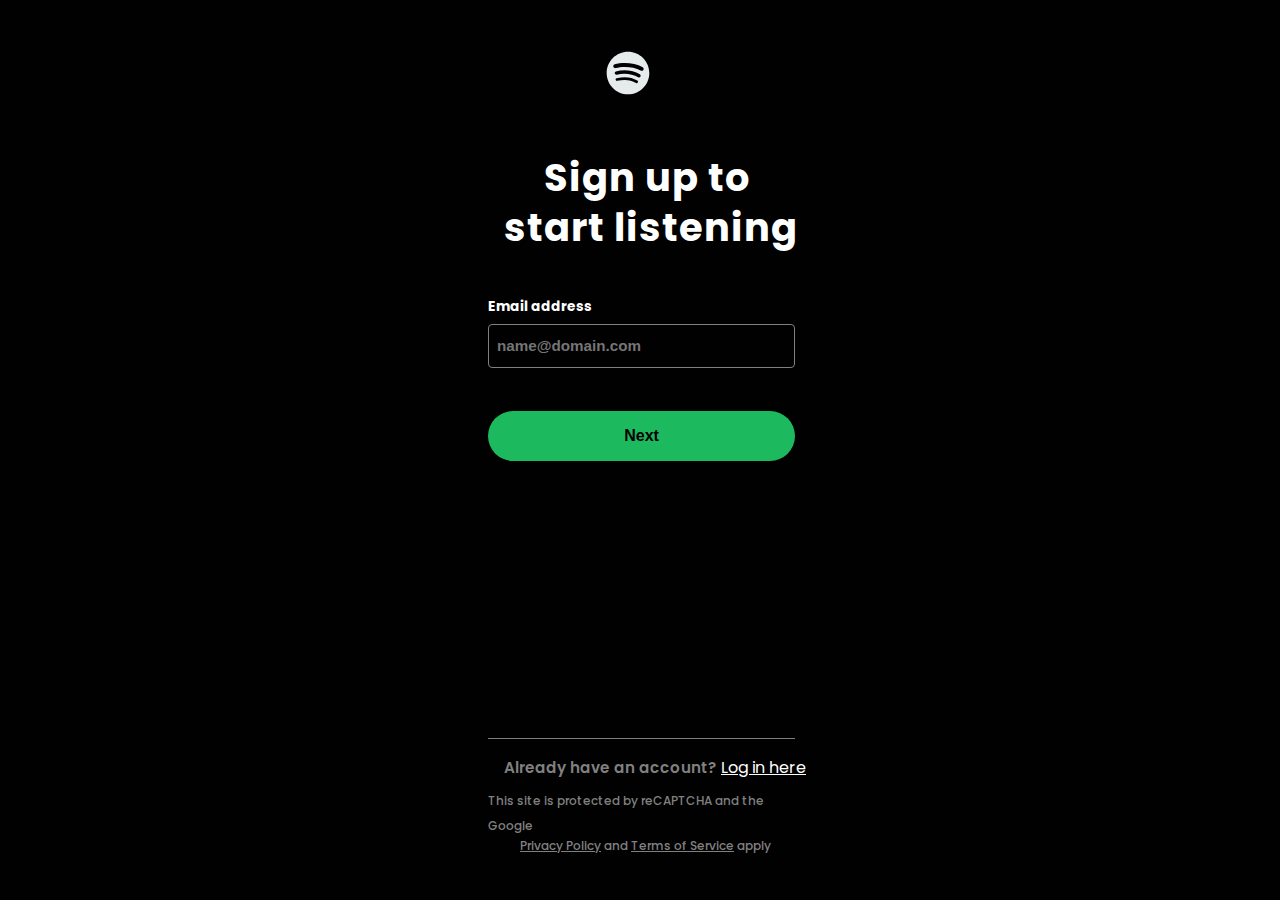
<file: html/signup.html>
<!DOCTYPE html>
<html lang="en">

<head>
    <meta charset="UTF-8">
    <meta name="viewport" content="width=device-width, initial-scale=1.0">
    <title>Spotify - Web PLayer: Music for everyone</title>
    <link rel="shortcut icon" href="../assets/images/spotify.signup.png" type="image/x-icon">
    <link rel="preconnect" href="https://fonts.googleapis.com">
    <link rel="preconnect" href="https://fonts.gstatic.com" crossorigin>
    <link
        href="https://fonts.googleapis.com/css2?family=Poppins:ital,wght@0,100;0,200;0,300;0,400;0,500;0,600;0,700;0,800;0,900;1,100;1,200;1,300;1,400;1,500;1,600;1,700;1,800;1,900&display=swap"
        rel="stylesheet">
    <style>
        * {
            margin: 0;
            padding: 0;
            box-sizing: border-box;
        }

        body {
            background-color: #000100;
            font-family: "Poppins", sans-serif;
        }

        .signup-container {
            width: 100vw;
            height: 100vh;
        }

        .top {
            width: 100%;
            height: 17vh;
            display: flex;
            align-items: center;
            justify-content: center;
        }

        .top-box {
            width: 100%;
            height: 100%;
            display: flex;
            align-items: center;
            justify-content: center;
        }

        .top-logo img {
            width: 4rem;
            height: 4rem;
            filter: invert();
            margin-right: 1.5rem;
        }

        .middle {
            width: 100%;
            height: 65vh;
            display: flex;
            justify-content: center;
            color: #fff;
        }

        .middle-heading{
            margin-left: 1rem;
        }

        .middle-box {
            width: 30%;
            height: 100%;
            margin-left: 5rem;
        }

        .middle-heading h1 {
            font-size: 2.4rem;
            font-weight: bolder;
            font-style: normal;
            letter-spacing: 1px;
            line-height: 50px;
        }

        .middle-heading p {
            margin-left: 40px;
        }

        .middle-email {
            margin-top: 2.5rem;
        }

        .middle-email label {
            margin: 20px 0;
            font-size: 0.85rem;
            font-weight: 700;
        }

        .middle-email input::placeholder {
            font-size: 0.95rem;
            font-weight: 600;
        }

        .middle-email input {
            width: 80%;
            padding: 12px 0;
            border: 1px solid grey;
            color: #fff;
            font-weight: 500;
            font-size: 1rem;
            background-color: transparent;
            border-radius: 4px;
            text-indent: 0.5rem;
            margin-top: 6px;
        }

        .middle-email input:invalid {
            border: 2px solid red;
            background-color: transparent;
        }

        .middle-email input:focus~:focus-visible {
            border: 2px solid #fff;
            outline: #fff;
        }

        .middle-button button {
            width: 80%;
            padding: 1rem 0;
            background: #1db95e;
            font-size: 1rem;
            font-weight: 600;
            margin-top: 1.2rem;
            outline: none;
            border: none;
            border-radius: 50px;
        }

        .middle-button button:hover {
            background-color: #3fb972;
        }

        .bottom {
            width: 100%;
            height: 18vh;
            display: flex;
            justify-content: center;
            color: #fff;
        }

        .bottom-box {
            width: 30%;
            height: 100%;
            margin-left: 5rem;
        }

        .bottom-line {
            width: 80%;
            height: 0.5px;
            background-color: grey;
        }

        .bottom-account a {
            color: #fff;
            font-size: 1rem;
            font-weight: 400;
            cursor: pointer;
        }

        .bottom-account p {
            height: 3rem;
            font-size: 0.95rem;
            font-weight: 600;
            color: gray;
            padding: 1rem;
        }

        .bottom-privacy {
            width: 80%;
        }

        .bottom-privacy span {
            font-size: 0.75rem;
            color: grey;
            font-weight: 500;
        }

        .bottom-privacy a {
            text-decoration: underline;
            cursor: pointer;
        }

        .bottom-privacy div {
            margin-left: 2rem;
        }

        .error {
            color: #e65555;
            display: block;
            font-size: 0.77rem;
            padding: 12px;
        }
    </style>
</head>

<body>
    <div class="signup-container">
        <div class="signup-box">
            <div class="top">
                <div class="top-box">
                    <div class="top-logo"><img src="../assets/images/Spotify-Icon-Black-Logo.wine.svg" alt=""></div>
                </div>
            </div>
            <div class="middle">
                <div class="middle-box">
                    <div class="middle-heading">
                        <h1>
                            <p>Sign up to </p>start listening
                        </h1>
                    </div>
                    <div class="middle-email">
                        <label for="email">Email address</label>
                        <input type="email" id="email" placeholder="name@domain.com">
                        <span class="error"></span>
                    </div>
                    <div class="middle-button"><button>Next</button></div>
                </div>
            </div>
            <div class="bottom">
                <div class="bottom-box">
                    <div class="bottom-line"></div>
                    <div class="bottom-account">
                        <p>Already have an account? <a href="Login.html">Log in here</a></p>
                    </div>
                    <div class="bottom-privacy"><span>This site is protected by reCAPTCHA and the Google
                            <div> <a>Privacy Policy</a> and <a>Terms of Service</a> apply</div>
                        </span></div>
                </div>
            </div>
        </div>
    </div>
    <script>
        const email = document.getElementById("email");
        const button = document.querySelector("button");
        const error = document.getElementsByClassName("error");

        function emailData() {
            if (email.value === 0 || !email.value.match((/^\w+([\.-]?\w+)*@\w+([\.-]?\w+)*(\.\w{2,3})+$/))) {
                email.nextElementSibling.innerHTML = " ! This email is invalid. Make sure it’s written like example@email.com";
            }

            if (email.value.match((/^\w+([\.-]?\w+)*@\w+([\.-]?\w+)*(\.\w{2,3})+$/))) {
                email.nextElementSibling.innerHTML = '';
                return true;
            }
        }

        email.addEventListener("keyup", (e => {
            if (e.keyCode === 13) {
                e.preventDefault();
                emailData();
            }
        }))

        button.addEventListener("click", function (e) {
            if (emailData()) {
                window.location.reload();
                window.location.assign("signup2.html");
            }
        });

    </script>
</body>
</file>
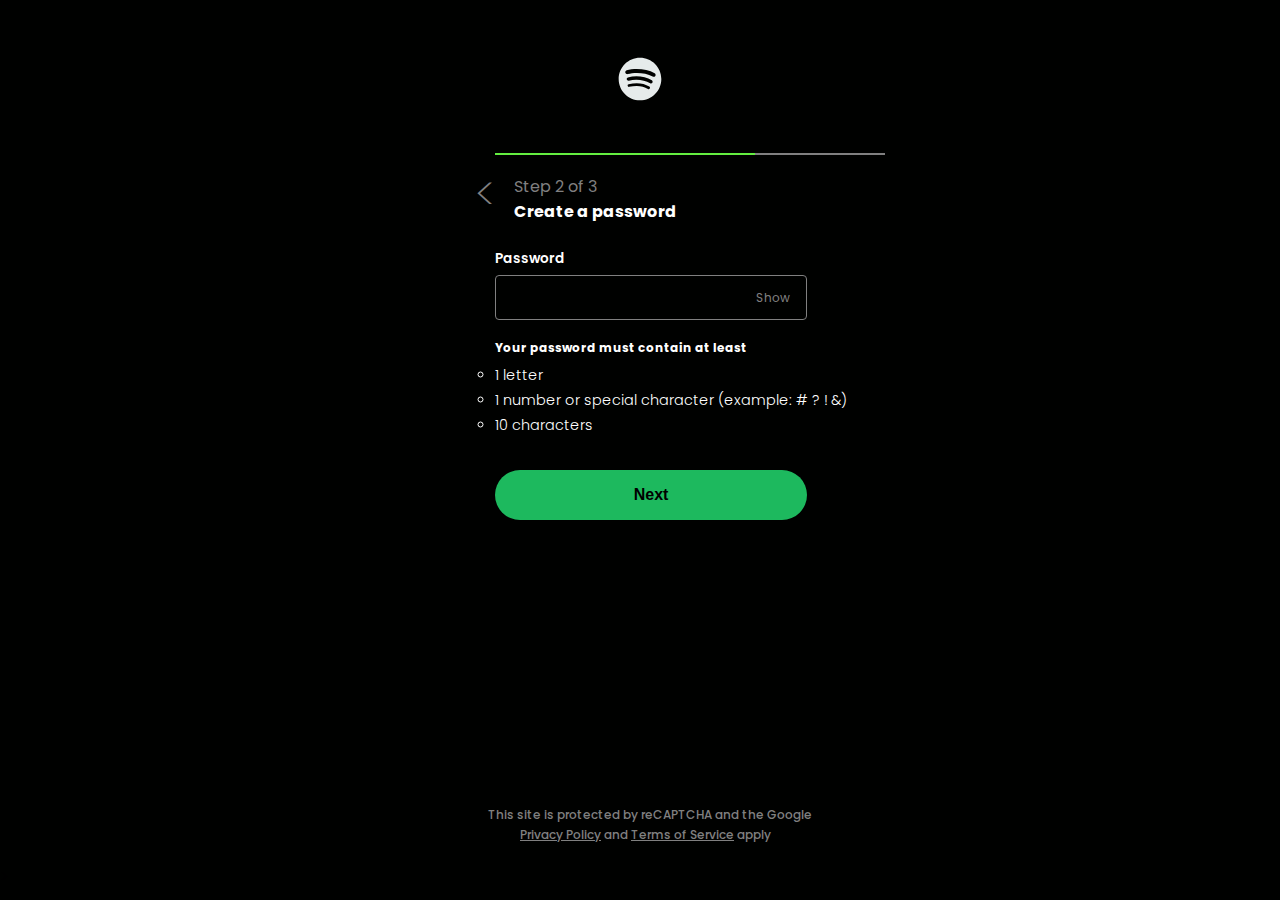
<file: html/signup2.html>
<!DOCTYPE html>
<html lang="en">
<head>
    <meta charset="UTF-8">
    <meta name="viewport" content="width=device-width, initial-scale=1.0">
    <title>Sign up - Spotify</title>
    <link rel="shortcut icon" href="../assets/images/spotify.signup.png" type="image/x-icon">
    <link rel="preconnect" href="https://fonts.googleapis.com">
    <link rel="preconnect" href="https://fonts.gstatic.com" crossorigin>
    <link
        href="https://fonts.googleapis.com/css2?family=Poppins:ital,wght@0,100;0,200;0,300;0,400;0,500;0,600;0,700;0,800;0,900;1,100;1,200;1,300;1,400;1,500;1,600;1,700;1,800;1,900&display=swap"
        rel="stylesheet">
    <style>
        * {
            margin: 0;
            padding: 0;
            box-sizing: border-box;
        }

        body {
            background-color: #000100;
            font-family: "Poppins", sans-serif;
        }

        .signup-container {
            width: 100vw;
            height: 100vh;
        }

        .top {
            width: 100%;
            height: 17vh;
            display: flex;
            align-items: center;
            justify-content: center;
        }

        .top-box {
            width: 100%;
            height: 6.5vh;
            text-align: center;
        }

        .top-logo img {
            width: 4rem;
            height: 4rem;
            filter: invert();
        }

        .middle {
            width: 100%;
            height: 72vh;
            display: flex;
            justify-content: center;
            color: #fff;
        }

        .middle-box {
            width: 32%;
            height: 100%;
            margin-left: 5rem;
            display: flex;
            justify-content: center;
        }

        .middle-box a{
            text-decoration: none;
            font-size: 2.8rem;
            font-weight: 200;
            color: grey;
            margin-top: 8px;
        }

        .middle-box a div:hover{
            color: #fff;
        }

        .middle-box2{
            width: 100%;
            height: 100%;
        }

        .bar{
            width: 100%;
        }

        .bar2{
            background-color: grey;
            block-size: 2px;
        }

        .bar3{
            inline-size: 66.666%;
            transition: inline-size 200ms;
            background-color: #63ee40;
            block-size: 2px;
        }

        .step{
            width: 100%;
            height: 4rem;
            padding: 1.2rem;
        }

        .step1{
            color: grey;
        }

        .step2{
            font-size: 1rem;
            font-weight: 200;
        }

        .pass1{
            display: flex;
            width: 100%;
            height: 5rem;
            flex-direction: column;
            margin-top: 1.5rem;
            position: relative;
        }

        .pass1 label{
            font-size: 0.85rem;
            font-weight: 600;
            padding: 6px 0;
        }

        .pass1 input{
            padding: 14px;
            width: 80%;
            outline: none;
            border: 1px solid grey;
            background-color: transparent;
            border-radius: 4px;
            color: #fff;
        }

        .pass1 input:invalid{
            border: 2px solid red;
            background: transparent;
        }

        .pass1 input:focus-visible{
            border: 2px solid #fff;
            background: transparent;
        }

        .pass1 .show{
            display: flex;
            position: absolute;
            right: 95px;
            bottom: 16px;
            font-size: 0.75rem;
            cursor: pointer;
            color: grey;
        }
        
        .pass1 .show:hover{
            color: #fff;
        }

        .pass2{
            width: 100%;
            height: 7rem;
            margin-top: 1rem;
        }

        .pass2 h4{
            font-size: 0.75rem;
        }

        .pass2 ul {
            margin-top: 8px;
        }

        .pass2 ul li {
            font-family: "poppins" sans-serif;
            list-style-type: circle  ; 
            font-size: 0.9rem;
            margin-bottom: 4px;
            font-weight: 300;
        }

        .button button {
            width: 80%;
            padding: 1rem 0;
            background: #1db95e;
            font-size: 1rem;
            font-weight: 600;
            margin-top: 1.2rem;
            outline: none;
            border: none;
            border-radius: 50px;
            cursor: pointer;
        }

        .button button:hover {
            background-color: #3fb972;
        }

        #password2:hover{
            border: 2px solid #fff;
        }






        .bottom {
            width: 100%;
            height: 7vh;
            display: flex;
            justify-content: center;
            color: #fff;
        }

        .bottom-box {
            width: 30%;
            height: 100%;
            margin-left: 5rem;
        }

        .bottom-privacy span {
            font-size: 0.75rem;
            color: grey;
            font-weight: 500;
        }

        .bottom-privacy a {
            text-decoration: underline;
            cursor: pointer;
        }

        .bottom-privacy div {
            margin-left: 2rem;
        }
    </style>
</head>

<body>
    <div class="signup-container">
        <div class="signup-box">
            <div class="top">
                <div class="top-box">
                    <div class="top-logo"><img src="../assets/images/Spotify-Icon-Black-Logo.wine.svg" alt=""></div>
                </div>
            </div>
            <div class="middle">
                <div class="middle-box">
                    <a href="signup.html"><div> < </div></a>
                    <div class="middle-box2">
                        <div class="bar">
                            <div class="bar2" role="progressbar" aria-valuenow="66.66666666" aria-valuemin="0" aria-valuemax="100">
                                <div class="bar3" value="66.66666666"></div>
                            </div>
                            <div class="step">
                                <div class="step1">Step 2 of 3</div>
                                <div class="step2"><h4>Create a password</h4></div>
                            </div>
                            <form  id="password" action="signup3.html">
                            <div class="password">
                                <div class="pass1">
                                    <label for="password2">Password</label>
                                    <input type="password" id="password2" name="password2" autocomplete="password" >
                                    <div class="show">Show</div>
                                </div>
                                <div class="pass2">
                                    <h4>Your password must contain at least</h4>
                                    <ul id="lii">
                                        <li>1 letter</li>
                                        <li>1 number or special character (example: # ? ! &)</li>
                                        <li>10 characters</li>
                                    </ul>
                                </div>
                                <div class="button">
                                    <button>Next</button>
                                </div>
                            </form>
                            </div>
                        </div>
                    </div>
                </div>
            </div>
            <div class="bottom">
                <div class="bottom-box">
                    <div class="bottom-privacy"><span>This site is protected by reCAPTCHA and the Google
                            <div> <a>Privacy Policy</a> and <a>Terms of Service</a> apply</div>
                        </span></div>
                </div>
            </div>>
        </div>
    </div>

<script >
    const button = document.querySelector("button");
    const password = document.getElementById("password2");
    const show = document.querySelector(".show");
    const li = document.querySelector("#lii");

    function passData(){
        if(password.value === '' || !password.value.match( /^(?=.*[0-9])(?=.*[!@#$%^&*])[a-zA-Z0-9!@#$%^&*]{6,16}$/)){
        password.style.border = "2px solid red";
        li.style.color = "red";
        return false;
    }
    if(password.value.match( /^(?=.*[0-9])(?=.*[!@#$%^&*])[a-zA-Z0-9!@#$%^&*]{6,16}$/)){
        return true;
    }
 
}


    button.addEventListener("click", function(e){
        window.location.reload();   
        if(passData()){
            window.location.assign("signup3.html");
        }else{
            e.preventDefault();
        }
    })

    password.addEventListener("keyup", (e=>{
    if(e.keyCode === 13){
        e.preventDefault();
        passData();
    }
}))

    show.addEventListener("click", (e) =>{
        if(password.type == "password"){
            password.type = "text";
            show.innerHTML = "Hidden"
        }else{
            password.type = "password";
            show.innerHTML = "Show";
        }
    })
</script>
</body>

</html>
</file>
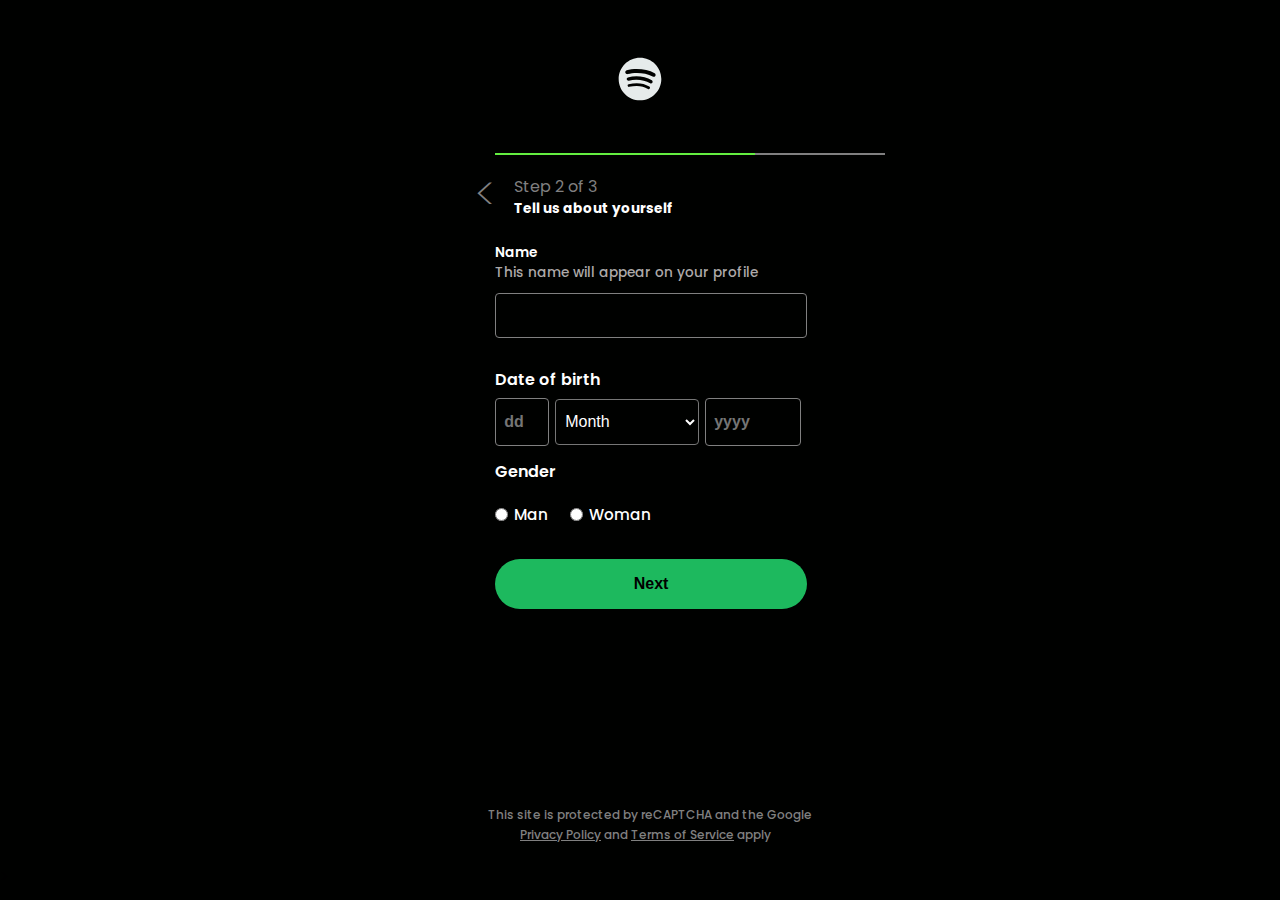
<file: html/signup3.html>
<!DOCTYPE html>
<html lang="en">

<head>
    <meta charset="UTF-8">
    <meta name="viewport" content="width=device-width, initial-scale=1.0">
    <title>Sign up - Spotify</title>
    <link rel="shortcut icon" href="../assets/images/spotify.signup.png" type="image/x-icon">
    <link rel="preconnect" href="https://fonts.googleapis.com">
    <link rel="preconnect" href="https://fonts.gstatic.com" crossorigin>
    <link
        href="https://fonts.googleapis.com/css2?family=Poppins:ital,wght@0,100;0,200;0,300;0,400;0,500;0,600;0,700;0,800;0,900;1,100;1,200;1,300;1,400;1,500;1,600;1,700;1,800;1,900&display=swap"
        rel="stylesheet">
    <style>
        * {
            margin: 0;
            padding: 0;
            box-sizing: border-box;
        }

        body {
            background-color: #000100;
            font-family: "Poppins", sans-serif;
        }

        .signup-container {
            width: 100vw;
            height: 100vh;
        }

        .top {
            width: 100%;
            height: 17vh;
            display: flex;
            align-items: center;
            justify-content: center;
        }

        .top-box {
            width: 100%;
            height: 6.5vh;
            text-align: center;
        }

        .top-logo img {
            width: 4rem;
            height: 4rem;
            filter: invert();
        }

        .middle {
            width: 100%;
            height: 72vh;
            display: flex;
            justify-content: center;
            color: #fff;
        }

        .middle-box {
            width: 32%;
            height: 100%;
            margin-left: 5rem;
            display: flex;
            justify-content: center;
        }

        .middle-box a {
            text-decoration: none;
            font-size: 2.8rem;
            font-weight: 200;
            color: grey;
            margin-top: 8px;
        }

        .middle-box a div:hover {
            color: #fff;
        }

        .middle-box2 {
            width: 100%;
            height: 100%;
        }

        .bar {
            width: 100%;
        }

        .bar2 {
            background-color: grey;
            block-size: 2px;
        }

        .bar3 {
            inline-size: 66.666%;
            transition: inline-size 200ms;
            background-color: #63ee40;
            block-size: 2px;
        }

        .step {
            width: 100%;
            height: 4rem;
            padding: 1.2rem;
        }

        .step1 {
            color: grey;
        }

        .step2 {
            font-size: 0.85rem;
            font-weight: 200;
        }

        .name1 {
            display: flex;
            width: 100%;
            height: 7.5rem;
            flex-direction: column;
            margin-top: 1.5rem;
            position: relative;
        }

        .name1 label {
            font-size: 0.85rem;
            font-weight: 600;
        }

        .name1 input {
            padding: 14px;
            width: 80%;
            outline: none;
            border: 1px solid grey;
            background-color: transparent;
            border-radius: 4px;
            color: #fff;
        }

        .name1 input:focus-visible {
            border: 2px solid #fff;
            background: transparent;
        }

        .name1 input:invalid {
            border: 2px solid red;
        }

        .appear {
            font-size: 0.85rem;
            font-weight: 500;
            color: rgb(173, 169, 169);
            padding: 0 0 10px 0;
        }

        .nameErr {
            font-size: 0.85rem;
            color: rgb(243, 122, 122);
            padding: 8px 0;
        }

        .nameErr2 {
            font-size: 0.85rem;
            color: rgb(243, 122, 122);
            padding: 8px 0;
            margin-left: 1rem ;
        }




        .bottom {
            width: 100%;
            height: 7vh;
            display: flex;
            justify-content: center;
            color: #fff;
        }

        .bottom-box {
            width: 30%;
            height: 100%;
            margin-left: 5rem;
        }

        .bottom-privacy span {
            font-size: 0.75rem;
            color: grey;
            font-weight: 500;
        }

        .bottom-privacy a {
            text-decoration: underline;
            cursor: pointer;
        }

        .bottom-privacy div {
            margin-left: 2rem;
        }

        #date {
            width: 54px;
            height: 48px;
            background-color: transparent;
            border: 1px solid grey;
            border-radius: 4px;
            color: grey;
            font-size: 1rem;
            font-weight: 600;
            text-indent: 8px;
        }

        #month {
            width: 9rem;
            height: 46px;
            background-color: transparent;
            color: #fff;
            font-size: 1rem;
            padding: 0px 5px;
            font-weight: 500;
            border-radius: 4px;
            margin: 0 2px;
        }

        #month option {
            background-color: #000100;
            color: white;
            font-weight: 500;
            font-size: 1rem;
            padding: 6px;
        }

        #year {
            width: 6rem;
            height: 48px;
            background-color: transparent;
            border: 1px solid grey;
            border-radius: 4px;
            color: grey;
            font-size: 1rem;
            font-weight: 600;
            text-indent: 8px;
        }

        .birth {
            margin-bottom: 6px;
            font-weight: 600;
            margin-top: 4px;
        }

        .gender>div {
            font-size: 1rem;
            font-weight: 600;
            margin: 0.8rem 0 0.5rem 0;
        }

        .gender label {
            font-size: 0.95rem;
            font-weight: 500;
            margin: 6px;
        }

        #Woman {
            margin-left: 1rem;
        }

        .button button {
            width: 80%;
            padding: 1rem 0;
            background: #1db95e;
            font-size: 1rem;
            font-weight: 600;
            margin-top: 1.2rem;
            outline: none;
            border: none;
            border-radius: 50px;
            cursor: pointer;
        }

        .button button:hover {
            background-color: #3fb972;
        }

        .gender2{
            display: flex;
        }
    </style>

<body>
    <div class="signup-container">
        <div class="signup-box">
            <div class="top">
                <div class="top-box">
                    <div class="top-logo"><img src="../assets/images/Spotify-Icon-Black-Logo.wine.svg" alt=""></div>
                </div>
            </div>
            <div class="middle">
                <div class="middle-box">
                    <a href="signup.html">
                        <div>
                            < </div>
                    </a>
                    <div class="middle-box2">
                        <div class="bar">
                            <div class="bar2" role="progressbar" aria-valuenow="66.66666666" aria-valuemin="0"
                                aria-valuemax="100">
                                <div class="bar3" value="66.66666666"></div>
                            </div>
                            <div class="step">
                                <div class="step1">Step 2 of 3</div>
                                <div class="step2">
                                    <h4>Tell us about yourself</h4>
                                </div>
                            </div>
                            <div class="user-name">
                                <div class="name1">
                                    <label for="name2">Name</label>
                                    <div class="appear">This name will appear on your profile</div>
                                    <input type="text" id="name2" name="name2">
                                    <div class="nameErr"></div>
                                </div>
                            </div>
                            <div class="date">
                                <div class="birth">Date of birth</div>
                                <div class="date2">
                                    <input type="text" id="date" placeholder="dd">
                                    <select id="month">
                                        <option value="" disabled selected>Month</option>
                                        <option value="January">January</option>
                                        <option value="February">February</option>
                                        <option value="March">March</option>
                                        <option value="April">April</option>
                                        <option value="May">May</option>
                                        <option value="June">June</option>
                                        <option value="July">July</option>
                                        <option value="August">August</option>
                                        <option value="September">September</option>
                                        <option value="October">October</option>
                                        <option value="November">November</option>
                                        <option value="December">December</option>
                                    </select>
                                    <input type="text" id="year" required="number" placeholder="yyyy">
                                </div>
                            </div>
                            <div class="gender">
                                <div>Gender</div>
                                <div class="gender2">
                                    <input type="radio" id="Man" name="gender">
                                    <label for="Man">Man</label>
                                    <input type="radio" id="Woman" name="gender">
                                    <label for="Woman">Woman</label>
                                    <div class="nameErr2"></div>
                                </div>
                            </div>
                            <div class="button">
                                <button>Next</button>
                            </div>

                        </div>
                    </div>
                </div>
            </div>
            <div class="bottom">
                <div class="bottom-box">
                    <div class="bottom-privacy"><span>This site is protected by reCAPTCHA and the Google
                            <div> <a>Privacy Policy</a> and <a>Terms of Service</a> apply</div>
                        </span></div>
                </div>
            </div>>
        </div>
    </div>


    <script>
        const name = document.getElementById("name2");
        const date = document.getElementById("date");
        const month = document.getElementById("month");
        const year = document.getElementById("year");
        const button = document.querySelector("button");
        const nameErr = document.querySelector(".nameErr");
        const nameErr2 = document.querySelector(".nameErr2");
        const gender = document.getElementsByName("gender");

        function checkName() {
            if (name.value === 0) {
                nameErr.innerHTML = "! Enter a name for your profile";
                name.style.border = "2px solid red";
                return false;
            } else if (!/^[A-Za-z]+$/.test(name.value)) {
                nameErr.innerHTML = "! Name must contain only letters";
                name.style.border = "2px solid red";
                return false;
            } else {
                nameErr.innerHTML = "";
                name.style.border = "2px solid green";
                return true;
            }
        }

        function checkDate() {
            if (date.value == 0) {
                date.style.border = "2px solid red";
                return false;
            } if (date.value <= 31 || date.length == 2) {
                date.style.border = "2px solid green";
                return true;
            }
        }

        function checkYear() {
            if (year.value === "" || year.value.length >4 || year.value.length <4) {
                year.style.border = "2px solid red";
                return false;
            } if (year.value.length === 4) {
                year.style.border = "2px solid green";
                return true;
            }
        }

        function checkMonth() {
            if (month.value === '') {
                month.style, border = "2px solid red";
                return false;
            } else {
                month.style.border = "2px solid green";
                return true;
            }
        }

        function checkGender() {
            let isSelected = false;
            for (const option of gender) {
                if (option.checked) {
                    isSelected = true;
                    break;
                }
            }

            if (!isSelected) {
                nameErr2.innerHTML = "Select your Gender";
                return false;
            } else {
                nameErr2.innerHTML = "";
                return true;
            }
        }

        date.addEventListener("input", function () {
            date.value = date.value.replace(/\D/g, "");
        })
        year.addEventListener("input", function () {
            year.value = year.value.replace(/\D/g, "");
        })

        button.addEventListener("click", function (e) {

            const isNameValid = checkName();
            const isDateValid = checkDate();
            const isYearValid = checkYear();
            const isMonthValid = checkMonth();
            const isGenderValid = checkGender();


            if (isNameValid && isDateValid && isYearValid && isMonthValid && isGenderValid) {
                window.location.assign("final.html");
            } if (!checkName() || !checkDate() || !checkYear() || !checkMonth() || !checkGender()) {
                alert("Fill the form");
            }
        })
    </script>
</body>

</html>
</file>
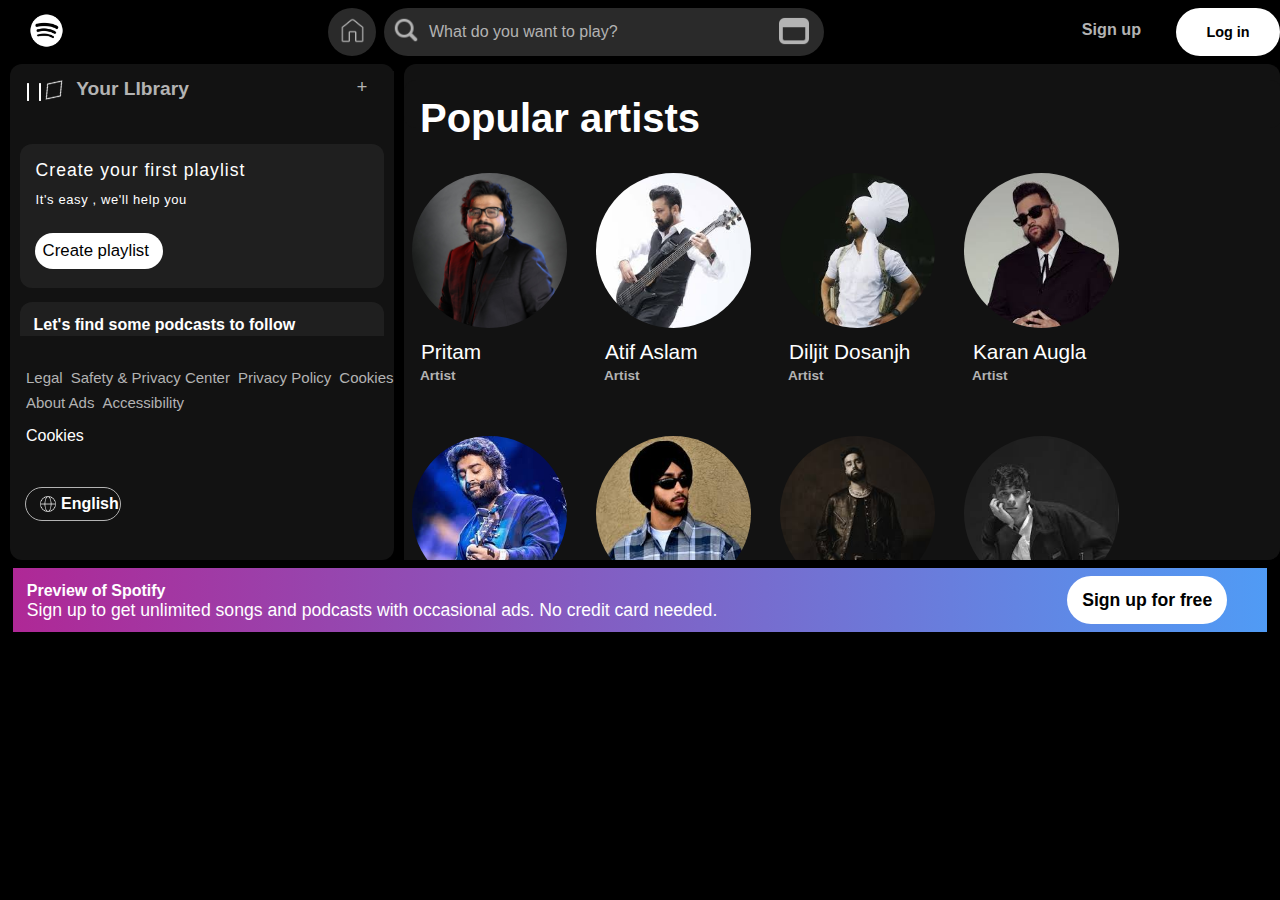
<file: html/singer.html>
<!DOCTYPE html>
<html lang="en">

<head>
    <meta charset="UTF-8">
    <meta name="viewport" content="width=device-width, initial-scale=1.0">
    <title>Spotify - Web PLayer: Music for everyone</title>
    <link rel="stylesheet" href="../Css/style.css">
    <link rel="shortcut icon" href="..assets/images/spotifyfav.jpeg" type="image/x-icon">
    <link rel="preconnect" href="https://fonts.googleapis.com">
    <link rel="preconnect" href="https://fonts.gstatic.com" crossorigin>
</head>
<style>
    .right {
        border-radius: 12px;
    }

    .right-1 {
        width: 98%;
        height: 31rem;
        background-color: #121212;
        border-radius: 12px;
        margin-left: 20px;
        padding: 1rem 0;
    }

    .right2-1 {
        font-size: 2.5rem;
    }

    .right2-1:hover {
        text-decoration: none;
    }

    .right-3 {
        margin-block-start: 2rem;
        flex-wrap: wrap;
    }

    .right3-img img {
        width: 155px;
        height: 155px;
    }
</style>

<body>
    <div class="container box">
        <div class="top">
            <div class="top-1">
                <div class="top-left">
                    <div class="spotify-logo">
                        <abbr title="Spotify"><img src="../assets/images/spotify.png" alt=""></abbr>
                    </div>
                    <div class="top-search">
                        <div class="top-home">
                            <div class="home-circle">
                                <abbr title="Home"><img src="../assets/images/home.png" alt=""></abbr>
                            </div>
                        </div>
                        <div class="search">
                            <input type="text" placeholder="What do you want to play?">
                            <div class="logo-1">
                                <abbr title="Search"><img src="../assets/images/search.png" alt=""></abbr>
                            </div>
                            <div class="logo-2">
                                <abbr title="Browser"><img src="../assets/images/search2.png" alt=""></abbr>
                            </div>
                        </div>
                    </div>
                </div>
                <div class="top-right">
                    <div class="sign">
                        <a href="signup.html">
                            <div class="signup">Sign up</div>
                        </a>
                    </div>
                    <div class="login"><a href="Login.html">Log in</a></div>
                </div>
            </div>
        </div>
        <div class="middle">
            <div class="left">
                <div class="left-container">
                    <div class="left-library">
                        <div class="library">
                            <div class="line">
                                <img src="../assets/images/library.png" alt="">
                                <img src="../assets/images/library.png" alt="">
                            </div>
                            <div class="line2">
                                <img src="../assets/images/library2.png" alt="">
                            </div>
                            <div class="library2">
                                <abbr title="Collapse Your LIbrary">
                                    <p>Your LIbrary</p>
                                </abbr>
                                <abbr title="Create playlist or folder">
                                    <div>+</div>
                                </abbr>
                            </div>
                        </div>
                    </div>
                    <div class="left-create">
                        <div class="create">
                            <div class="create1">
                                <div class="create1-1">
                                    Create your first playlist
                                </div>
                                <div class="create1-2">
                                    It's easy , we'll help you
                                </div>
                                <div class="create1-3">
                                    Create playlist
                                </div>
                            </div>
                            <div class="create2">
                                <div class="create2-1">Let's find some podcasts to follow</div>
                                <div class="create2-2">We i'll keep you update on new episodes</div>
                                <div class="create2-3">Browse Podcasts</div>
                            </div>
                        </div>
                    </div>
                    <div class="left-bottom">
                        <ul>
                            <li><a href="/">Legal</a></li>
                            <li><a href="/">Safety & Privacy Center</a></li>
                            <li><a href="/">Privacy Policy</a></li>
                            <li><a href="/">Cookies</a></li>
                            <li><a href="/">About Ads</a></li>
                            <li><a href="/">Accessibility</a></li>
                        </ul>
                        <div class="cookies">
                            Cookies
                        </div>
                        <div class="english">
                            <img src="../assets/images/world.png" alt="">
                            <div class="english-1">English</div>
                        </div>
                    </div>
                </div>
            </div>
            <div class="right">
                <div class="right-1">
                    <div class="right-2">
                        <div class="right2-1">Popular artists</div>
                    </div>
                    <div class="right-3">
                        <div class="right3-1">
                            <div class="right3-img">
                                <img src="../assets/images/img/pritam.jpeg" alt="">
                                <img class="play" src="../assets/images/play.png" fill="#000" alt="">
                            </div>
                            <h5>Pritam</h5>
                            <h6>Artist</h6>
                        </div>
                        <div class="right3-1">
                            <div class="right3-img"> <img src="../assets/images/img/atif.jpeg" alt="">
                                <img class="play" src="../assets/images/play.png" alt="">
                            </div>
                            <h5>Atif Aslam</h5>
                            <h6>Artist</h6>
                        </div>
                        <div class="right3-1">
                            <div class="right3-img"> <img src="../assets/images/img/diljit.jpeg" alt="">
                                <img class="play" src="../assets/images/play.png" alt="">
                            </div>
                            <h5>Diljit Dosanjh</h5>
                            <h6>Artist</h6>
                        </div>
                        <div class="right3-1">
                            <div class="right3-img"> <img src="../assets/images/img/karan.jpeg" alt="">
                                <img class="play" src="../assets/images/play.png" alt="">
                            </div>
                            <h5>Karan Augla</h5>
                            <h6>Artist</h6>
                        </div>
                        <div class="right3-1">
                            <div class="right3-img"> <img src="../assets/images/img/arjit.jpeg" alt="">
                                <img class="play" src="../assets/images/play.png" alt="">
                            </div>
                            <h5>Arjit Singh</h5>
                            <h6>Artist</h6>
                        </div>
                        <div class="right3-1">
                            <div class="right3-img"> <img src="../assets/images/img/shubh.jpeg" alt="">
                                <img class="play" src="../assets/images/play.png" alt="">
                            </div>
                            <h5>Shubh</h5>
                            <h6>Artist</h6>
                        </div>
                        <div class="right3-1">
                            <div class="right3-img"> <img src="../assets/images/img/ab.jpeg" alt="">
                                <img class="play" src="../assets/images/play.png" alt="">
                            </div>
                            <h5>AB Dhillon</h5>
                            <h6>Artist</h6>
                        </div>
                        <div class="right3-1">
                            <div class="right3-img"> <img src="../assets/images/img/anuv.jpeg" alt="">
                                <img class="play" src="../assets/images/play.png" alt="">
                            </div>
                            <h5>Anuv Jain</h5>
                            <h6>Artist</h6>
                        </div>
                        <div class="right3-1">
                            <div class="right3-img"> <img src="../assets/images/img/sachin.jpeg" alt="">
                                <img class="play" src="../assets/images/play.png" alt="">
                            </div>
                            <h5>Sachin Jigar</h5>
                            <h6>Artist</h6>
                        </div>
                        <div class="right3-1">
                            <div class="right3-img"> <img src="../assets/images/img/yo.jpeg" alt="">
                                <img class="play" src="../assets/images/play.png" alt="">
                            </div>
                            <h5>Yo Yo Honey Singh</h5>
                            <h6>Artist</h6>
                        </div>
                        <div class="right3-1">
                            <div class="right3-img"> <img src="../assets/images/img/arjit.jpeg" alt="">
                                <img class="play" src="../assets/images/play.png" alt="">
                            </div>
                            <h5>Arjit Singh</h5>
                            <h6>Artist</h6>
                        </div>
                        <div class="right3-1">
                            <div class="right3-img"> <img src="../assets/images/img/badshah.jpeg" alt="">
                                <img class="play" src="../assets/images/play.png" alt="">
                            </div>
                            <h5>Badshah</h5>
                            <h6>Artist</h6>
                        </div>
                        <div class="right3-1">
                            <div class="right3-img"> <img src="../assets/images/img/royal.jpeg" alt="">
                                <img class="play" src="../assets/images/play.png" alt="">
                            </div>
                            <h5>Jasleen Royal</h5>
                            <h6>Artist</h6>
                        </div>
                        <div class="right3-1">
                            <div class="right3-img"> <img src="../assets/images/img/aur.jpeg" alt="">
                                <img class="play" src="../assets/images/play.png" alt="">
                            </div>
                            <h5>AUR</h5>
                            <h6>Artist</h6>
                        </div>
                        <div class="right3-1">
                            <div class="right3-img"> <img src="../assets/images/img/rahat.jpeg" alt="">
                                <img class="play" src="../assets/images/play.png" alt="">
                            </div>
                            <h5>Rahat Fateh Ali Khan </h5>
                            <h6>Artist</h6>
                        </div>
                    </div>
                    <div class="right12">
                        <div class="right12-1">
                            <div class="right12-2">
                                <h4>Company</h4>
                                <h5>About</h5>
                                <h5>Jobs</h5>
                                <h5>For the records</h5>
                            </div>
                            <div class="right12-2">
                                <h4>Communities</h4>
                                <h5>For Artists</h5>
                                <h5>Developers</h5>
                                <h5>Advertising</h5>
                                <h5>Investors</h5>
                                <h5>Vendors</h5>
                            </div>
                            <div class="right12-2">
                                <h4>Useful links</h4>
                                <h5>Support</h5>
                                <h5>Free mobile app</h5>
                            </div>
                            <div class="right12-2">
                                <h4>Spotify Plans</h4>
                                <h5>Premium Individual</h5>
                                <h5>Premium Duo</h5>
                                <h5>Premium Family</h5>
                                <h5>Premium student</h5>
                                <h5>Spotify free</h5>
                            </div>
                        </div>
                        <div class="right12-3">
                            <div class="line">
                                <div>&copy;</div>
                                <div>2025</div>
                                <div>Spotify</div>
                                <div>AB</div>
                            </div>
                        </div>
                    </div>
                </div>
            </div>
        </div>
        <div class="bottom">
            <div class="bottom-1">
                <div class="bottom-left">
                    <div class="bottom-2">Preview of Spotify</div>
                    <div class="bottom-3">Sign up to get unlimited songs and podcasts with occasional ads. No credit
                        card needed.</div>
                </div>
                <div class="bottom-right">
                    <div class="bottom-4">
                        <div><a href="Login.html" style="text-decoration: none; color: #000100;">Sign up for free</a>
                        </div>
                    </div>
                </div>
            </div>
        </div>
    </div>
</body>

</html>
</file>
<file: Css/style.css>
* {
    margin: 0;
    padding: 0;
    box-sizing: border-box;
    font-family: "Poppins", sans-serif;
}

body {
    background-color: #000000;
}

.container{
    position: relative;
}

.middleOne{
    position: absolute;
    z-index: 100;
    width: 100vw;
    height: 100vh;
    display: flex ;
    align-items: center;
    z-index: 100;
    justify-content: center;
    flex-direction: column;
    background-color: rgb(0, 0, 0, 0.7);
    display: none;
}

.two{
    width: 60%;
    height: 70%;
    border-radius: 12px;
    background: linear-gradient(to bottom , rgb(84, 15, 15) , rgb(42, 42, 42));
    display: flex;
}

#pic{
    width: 50%;
    height: 100%;
    display: flex;
    align-items: center;
    justify-content: center;
}

#pic2 img{
    width: 20rem;
    height: 20rem;
    border-radius: 12px;
    object-fit: cover;
    margin-left: 1rem;
}

#signFree{
    width: 50%;
    height: 100%;
    display: flex;
    justify-content: center;
    align-items: center;
}

.free{
    height: 100%;
    width: 100%;
    display: flex;
    flex-direction: column;
    justify-content: center;
    align-items: center;
}

.free h3{
    width: 20rem;
    font-size: 1.9rem;
    color: #fff;
    font-weight: 600;
}

.free .free2{
    background: rgb(24, 197, 102);
    padding: 1rem 1.5rem;
    border-radius: 28px;
    outline: none;
    border: none;
    font-size: 1rem;
    font-weight: 600;
    margin-top: 2rem;
    transition: all 0.1s ease;
}

.free .free3{
    background: transparent;
    padding: 0.7rem 3.7rem;
    border-radius: 28px;
    outline: none;
    border: 1px solid #a7a2a2;
    font-size: 1rem;
    font-weight: 800;
    transition: all 0.2s ease;
    margin-right: 14px;
}

.free .free3:hover{
    padding: 0.7rem 3.8rem;
    font-size: 1.05rem;
    border: 1px solid #fff;
}

#free2{
    width: 12rem;
    height: 6rem;
}

.free .free2 a {
    text-decoration: none;
    color: #000000;
}

.free .free3 a {
    text-decoration: none;
    color: #fff;
}

.free .free2:hover{
    background: rgb(85, 190, 132);
    padding: 1rem 1.6rem;
    font-size: 1.05rem;
}

.free4{
    font-size: 0.95rem;
    font-weight: 600;
    color: gray;
    margin-top: 3rem;
}

.close{
    font-size: 0.95rem;
    font-weight: 800;
    font-family: "Poppins" , sans-serif, serif;
    color: #646464;
    height: 4rem;
    display: flex;
    align-items: center;
    transition: all 0.3s ease;
}

.close p:hover{
    font-size: 1rem;
    color: #eee0e0;
}

.top {
    width: 100vw;
    height: 4rem;
    display: flex;
    align-items: center;
    justify-content: center;
}

.top-1 {
    width: 100%;
    height: 3rem;
    display: flex;
}

.top-left {
    width: 66%;
    height: 3rem;
    display: flex;
    align-items: center;
    justify-content: space-between;
}

.spotify-logo {
    width: 10rem;
    height: 3rem;
    display: flex;
    align-items: center;
    margin-left: 1.75rem;
}

.spotify-logo img:hover {
    cursor: pointer;
}

.spotify-logo img {
    width: 37px;
    filter: invert(1);
    background-color: white;
}

.home-circle img {
    width: 27px;
}

.top-home {
    background-color: #2a2a2a;
    border-radius: 50%;
    width: 3rem;
    height: 3rem;
    display: flex;
    align-items: center;
    justify-content: center;
}

.home-circle img:hover{
    width: 30px;
}

.top-search {
    display: flex;
}

.top-search:hover {
    cursor: pointer;
}

.search {
    display: flex;
    position: relative;
    width: 28rem;
    height: 3rem;
}

.search input {
    display: flex;
    width: 28rem;
    height: 3rem;
    background: #2a2a2a;
    border-radius: 24px;
    text-indent: 45px;
    border: none;
    outline: none;
    margin-left: 0.5rem;
    caret-color: white;
    color: #fff;
}

.search input:focus-visible{
    border: 2px solid #fff;
}

.search input::placeholder {
    font-family: 'Gill Sans', 'Gill Sans MT', Calibri, 'Trebuchet MS', sans-serif;
    font-size: 1rem;
    color: #B3B3B3;
}

.logo-1 img {
    width: 30px;
}

.logo-2 img {
    width: 30px;
}

.logo-1 {
    position: absolute;
    left: 15px;
    top: 7px;
}

.logo-2 {
    position: absolute;
    right: 15px;
    bottom: 6px;
}

.top-right {
    font-family: 'Lucida Sans', 'Lucida Sans Regular', 'Lucida Grande', 'Lucida Sans Unicode', Geneva, Verdana, sans-serif;
    display: flex;
}

.sign {
    width: 22rem;
    height: 3rem;
    position: relative;
}

abbr {
    border: none;
    font-weight: bold;
}

.signup {
    position: absolute;
    right: 35px;
    top: 12px;
    color: #B3B3B3;
    font-size: 1.01rem;
    font-weight: 600;
    transition: all 0.1s ease;
}

.signup:hover {
    color: #fff;
    font-size: 1.03rem;
    font-weight: 700;
    cursor: pointer;
}

.login {
    background-color: #fff;
    color: #000000;
    width: 6.5rem;
    border-radius: 24px;
    display: flex;
    justify-content: center;
    align-items: center;
    font-size: 0.9rem;
    font-weight: 600;
    padding: 0 1rem;
    transition: all 0.1s ease;
}

.login a{
    text-decoration: none;
    color: #000000;
}

.login:hover {
    background-color: #e0e0e0;
    cursor: pointer;
    font-size: 1rem;
}

.left {
    width: 30%;
}

.left-container {
    width: 100%;
    height: 31rem;
    background-color: #121212;
    border-radius: 12px;
    margin: 0 0 0 10px;
}

.left-library {
    width: 100%;
    height: 5rem;
}

.library {
    display: flex;
}

.line {
    display: flex;
    width: 1.2rem;
    gap: 4px;
    margin-left: 14px;
}

.line img {
    width: 8px;
    height: 20px;
    filter: invert(1);
    margin-top: 18px;
}

.library2 p:hover {
    color: #e0e0e0;
}

.line2 img {
    width: 22px;
    filter: invert(1);
    margin-top: 15px;
    transform: rotate(-12deg);
    margin-right: 5px;
}

.library2 {
    width: 100%;
    display: flex;
    align-items: center;
    justify-content: space-between;
}


.library2 p {
    font-family: 'Franklin Gothic Medium', 'Arial Narrow', Arial, sans-serif;
    color: #B3B3B3;
    font-size: 1.2rem;
    font-weight: 700;
    margin-top: 8px;
    margin-left: 6px;
}

.library2 abbr {
    text-decoration: none;
    background-color: #121212;
    color: #fff;
    border: none;
    cursor: pointer;
    font-size: 1rem;
}

.library2 div {
    color: #B3B3B3;
    font-size: 1.2rem;
    margin-right: 20px;
    margin-top: 4px;
    font-family: math;
    font-weight: 600;
    border-radius: 50%;
    width: 24px;
    height: 24px;
    display: flex;
    align-items: center;
    justify-content: center;
}

.library2 div:hover {
    background-color: #2a2a2a;
}

.create {
    width: 95%;
    height: 12rem;
}

.left-create {
    display: flex;
    align-items: center;
    justify-content: center;
    overflow-x: hidden;
    scroll-behavior: smooth;
    transition: scroll 0.5s ease;   
}

.left-create::-webkit-scrollbar {
    background-color: transparent;
}

.left-create::-webkit-scrollbar-thumb:hover {
    background-color: #888;
}

.create1 {
    width: 100%;
    height: 9rem;
    background-color: #1F1F1F;
    border-radius: 12px;
    font-family: 'Franklin Gothic Medium', 'Arial Narrow', Arial, sans-serif;
    position: relative;
}

.create1-1 {
    letter-spacing: 1px;
    font-size: 1.1rem;
    color: #fff;
    padding: 16px;
}

.create1-2 {
    color: #fff;
    font-size: 13px;
    letter-spacing: 0.6px;
    margin-left: 16px;
    margin-top: -5px;
}

.create1-3 {
    font-family: 'Gill Sans', 'Gill Sans MT', Calibri, 'Trebuchet MS', sans-serif;
    background-color: #fff;
    width: 8rem;
    font-size: 1.05rem;
    padding: 8px;
    border-radius: 25px;
    position: relative;
    left: 15px;
    top: 26px;
}

.create1-3:hover {
    padding-left: 9px;
    padding-right: 9px;
    font-weight: 600;
    background-color: #c4c0c0;
    cursor: pointer;
}

.hidden{
    position: absolute;
    width: 20rem;
    height: 9rem;
    background-color: rgb(40, 177, 177);
    top: 8.5rem;
    right: 40rem;
    z-index: 100;
    border-radius: 8px;
    display: none;
}

#hide{
    transform: scale(3);
    position: relative;
    left: 24.4rem;
    bottom: 8rem;
    color: rgb(40, 177, 177);
    display: none;
}



.hidden h4{
    font-family: "Poppins", sans-serif;
    font-size: 1rem;
    font-weight: 600;
    padding: 0 0.8rem;
    margin-top: 1rem;
}

.hidden p{
    font-size: 0.85rem;
    font-weight: 400;
    padding: 0 0.85rem;
    margin-top: 6px;
}

.hidden .not{
    outline: none;
    border: none;
    background: transparent;
    font-size: 0.9rem;
    font-weight: 600;
    padding: 3.5rem 0 0 10rem;
}

.hidden .not:hover{
    font-size: 1rem;
}

.hidden .log{
    outline: none;
    border: none;
    padding: 8px 12px;
    border-radius: 1rem;
    background: #ffffffe0;
    font-weight: 600;
    font-size: 0.9rem;
    margin-left: 6px;
}

.hidden .log a{
    text-decoration: none;
    color: #000000;
}

.hidden .log:hover{
    padding: 9px 13px ;
    font-weight: 700;
}

.create2 {
    width: 100%;
    height: 9rem;
    background-color: #1F1F1F;
    border-radius: 12px;
    font-family: 'Franklin Gothic Medium', 'Arial Narrow', Arial, sans-serif;
    margin-top: 14px;
}

.create2-1 {
    font-family: 'Gill Sans', 'Gill Sans MT', Calibri, 'Trebuchet MS', sans-serif;
    font-weight: 600;
    font-size: 1rem;
    color: #fff;
    padding: 14px;
}

.create2-2 {
    color: #fff;
    font-size: 13px;
    letter-spacing: 0.6px;
    margin-left: 16px;
}

.create2-3 {
    font-family: 'Gill Sans', 'Gill Sans MT', Calibri, 'Trebuchet MS', sans-serif;
    background-color: #fff;
    width: 9rem;
    font-size: 1.05rem;
    padding: 8px;
    border-radius: 25px;
    position: relative;
    left: 15px;
    top: 26px;
}

.create2-3:hover {
    padding-left: 9px;
    padding-right: 9px;
    font-weight: 600;
    background-color: #c4c0c0;
    cursor: pointer;
}

.left-bottom ul {
    width: 24rem;
    margin: 8px;
    list-style: none;
    display: flex;
    flex-wrap: wrap;
    gap: 8px;
    cursor: pointer;
    margin-top: 25px;
    padding: 8px;
    font-size: 15px;
}

.left-bottom ul li a {
    text-decoration: none;
    color: #B3B3B3;
}

.left-bottom ul li {
    font-family: 'Gill Sans', 'Gill Sans MT', Calibri, 'Trebuchet MS', sans-serif;
}

.cookies {
    color: #fff;
    position: relative;
    left: 1rem;
    font-family: 'Gill Sans', 'Gill Sans MT', Calibri, 'Trebuchet MS', sans-serif;
}

.cookies:hover {
    text-decoration: underline;
    transition: all 1sec ease-out;
    cursor: pointer;
}

.english {
    display: flex;
    width: 6rem;
    align-items: center;
    border: 1px solid #B3B3B3;
    border-radius: 31px;
    color: white;
    padding: 6px;
    position: relative;
    top: 42px;
    left: 15px;
}

.english:hover {
    border: 2px solid #fff;
    cursor: pointer;
}

.english img {
    width: 20px;
    filter: invert(1);
    margin-left: 6px;
}

.english>div {
    font-family: 'Gill Sans', 'Gill Sans MT', Calibri, 'Trebuchet MS', sans-serif;
    font-weight: 700;
    margin-left: 3px;
}

.middle {
    display: flex;
    position: relative;
}





.right {
    width: 71%;
    overflow-x: hidden;
    scroll-behavior: smooth;
    scrollbar-color: #888;
    border-radius: 12px;
    position: relative;
}


.right::-webkit-scrollbar{
background-color: transparent;
}

.right::-webkit-scrollbar-thumb:hover{
    background-color: #838282;
}   


.right-1 {
    width: 98%;
    height: 31rem;
    background-color: #121212;
    border-radius: 12px;
    margin-left: 20px;
}

.right-2 {
    display: flex;
    justify-content: space-between;
    font-family: 'Gill Sans MT', Calibri, 'Trebuchet MS', sans-serif;
    color: #fff;
    height: 3rem;
    background-color: #121212;
    border-radius: 12px;
}

.right2-1 {
    font-size: 1.5rem;
    font-weight: 600;
    padding: 1rem;
}

.right2-1:hover {
    text-decoration: white underline;
    cursor: pointer;
}

.right2-2 {
    color: #b3b3b3;
    font-size: 1rem;
    font-weight: 600;
    padding: 1rem;
}

.right2-2:hover {
    text-decoration: white underline;
    cursor: pointer;
}

.right3-1 {
    width: 171px;
    height: 250px;
}

.right3-1:hover{
    background-color: #1F1F1F;
    border-radius: 6px;
    transition: all 0.2s ease-out;
}

.right3-1:hover .play{
opacity: 1;
}

.right-3 {
    display: flex;
    gap: 13px;
    background-color: #121212;
}

.right3-img {
    width: 100%;
    height: 180px;
    display: flex;
    align-items: center;
    justify-content: center;
    position: relative;
    cursor: pointer;
}

.right3-1 img {
    width: 150px;
    height: 150px;
    border-radius: 50%;
    position: relative;
    object-fit: cover;
}

.right3-img .play {
    width: 60px;
    height: 60px;
    position: absolute;
    bottom: 10px;
    right: 8px;
    background-color: #00000075;
    opacity: 0;
    transition: all 0.3s ease;
}

.right3-1 h5 {
    font-family: 'Gill Sans MT', Calibri, 'Trebuchet MS', sans-serif;
    font-size: 1.3rem;
    color: #fff;
    font-weight: 400;
    margin-left: 17px;
}

.right3-1 h5:hover {
    text-decoration: white underline;
}

.right3-1 h6 {
    font-family: 'Gill Sans MT', Calibri, 'Trebuchet MS', sans-serif;
    color: #b3b3b3;
    padding: 4px;
    margin-left: 12px;
    font-size: 0.85rem;
}

.right4{
    display: flex;
    justify-content: space-between;
    font-family: 'Gill Sans MT', Calibri, 'Trebuchet MS', sans-serif;
    color: #fff;
    height: 3rem;
    background-color: #121212;
}

.right4-1 {
    font-size: 1.6rem;
    font-weight: 600;
    padding: 1rem;
}

.right4-1:hover {
    text-decoration: white underline;
    cursor: pointer;
}

.right4-2 {
    color: #b3b3b3;
    font-size: 1rem;
    font-weight: 600;
    padding: 1rem;
}

.right4-2:hover {
    text-decoration: white underline;
    cursor: pointer;
}

.right5{
    display: flex;
    background-color: #121212;
}

.right5-1{
    width: 11rem;
    height: 16rem;
    color: #fff;
    font-family: Calibri, 'Trebuchet MS', sans-serif;
    position: relative;
    margin-left: 7px;
    cursor: pointer;
}

.right5-img{
    display: flex;
    align-items: center;
    justify-content: center;
    width: 100%;
    height: 13rem;
}

.right5-img > img{
    width: 160px;
    height: 160px;
    border-radius: 6px;
}

.right5-1 h4{
    font-size: 1.2rem;
    margin-left: 10px;
    font-weight: 500;
}

.right5-1 h4:hover{
    text-decoration: white underline;
}

.right5-1 h5{
    color: #b3b3b3;
    padding: 4px;
    margin-left: 6px;
    font-size: 0.85rem;
}

.right5-1 h5:hover{
    text-decoration: #b3b3b3 underline;
}

.right5-img .play {
    width: 60px;
    height: 60px;
    position: absolute;
    bottom: 71px;
    right: 5px;
    /* background-color: #00000075; */
    opacity: 0;
    transition: all 0.3s ease;
}

.right5-1:hover .play{
    opacity: 1;
 }

 .right6{
    display: flex;
    justify-content: space-between;
    font-family: 'Gill Sans MT', Calibri, 'Trebuchet MS', sans-serif;
    color: #fff;
    height: 3rem;
    cursor: pointer;
    background-color: #121212;
}

.right6-1 {
    font-size: 1.6rem;
    font-weight: 600;
    padding: 1rem;
}

.right6-1:hover {
    text-decoration: white underline;
    cursor: pointer;
}

.right6-2 {
    color: #b3b3b3;
    font-size: 1rem;
    font-weight: 600;
    padding: 1rem;
}

.right6-2:hover {
    text-decoration: white underline;
    cursor: pointer;
}

.right7{
    display: flex;
    background-color: #121212;
}

.right7-1{
    width: 11rem;
    height: 16rem;
    color: #fff;
    font-family: Calibri, 'Trebuchet MS', sans-serif;
    position: relative;
    margin-left: 5px;
    cursor: pointer;
}

.right7-img{
    display: flex;
    align-items: center;
    justify-content: center;
    width: 100%;
    height: 11rem;
    cursor: pointer;
}

.right7-img > img{
    width: 160px;
    height: 160px;
    border-radius: 6px;
}

.right7-1 h5{
    color: #b3b3b3;
    padding: 2px;
    margin-left: 6px;
    font-size: 0.85rem;
}

.right7-img .play {
    width: 60px;
    height: 60px;
    position: absolute;
    bottom: 88px;
    right: 10px;
    /* background-color: #00000075; */
    opacity: 0;
    transition: all 0.3s ease;
}

.right7-1:hover .play{
    opacity: 1;
 }

 .right8{
    display: flex;
    justify-content: space-between;
    font-family: 'Gill Sans MT', Calibri, 'Trebuchet MS', sans-serif;
    color: #fff;
    height: 3rem;
    cursor: pointer;
    background-color: #121212;
}

.right8-1{
    font-size: 1.6rem;
    font-weight: 600;
    padding: 1rem;
}

.right8-1:hover {
    text-decoration: white underline;
    cursor: pointer;
}

.right8-2 {
    color: #b3b3b3;
    font-size: 1rem;
    font-weight: 600;
    padding: 1rem;
}

.right8-2:hover {
    text-decoration: white underline;
    cursor: pointer;
}

.right9{
    display: flex;
    background-color: #121212;
}

.right9-1{
    width: 11rem;
    height: 16rem;
    color: #fff;
    font-family: Calibri, 'Trebuchet MS', sans-serif;
    position: relative;
    margin-left: 5px;
    margin-top: 4px;
    cursor: pointer;
}

.right9-img{
    display: flex;
    align-items: center;
    justify-content: center;
    width: 100%;
    height: 11rem;
}

.right9-img > img{
    width: 160px;
    height: 160px;
    border-radius: 6px;
}

.right9-1 h5{
    color: #b3b3b3;
    padding: 2px;
    margin-left: 6px;
    font-size: 0.85rem;
}

.right9-img .play {
    width: 60px;
    height: 60px;
    position: absolute;
    bottom: 88px;
    right: 10px;
    /* background-color: #00000075; */
    opacity: 0;
    transition: all 0.3s ease;
}

.right9-1:hover .play{
    opacity: 1;
 }

 .right10{
    display: flex;
    justify-content: space-between;
    font-family: 'Gill Sans MT', Calibri, 'Trebuchet MS', sans-serif;
    color: #fff;
    height: 3rem;
    background-color: #121212;
}

.right10-1{
    font-size: 1.6rem;
    font-weight: 600;
    padding: 1rem;
}

.right10-1:hover {
    text-decoration: white underline;
    cursor: pointer;
}

.right10-2 {
    color: #b3b3b3;
    font-size: 1rem;
    font-weight: 600;
    padding: 1rem;
}

.right10-2:hover {
    text-decoration: white underline;
    cursor: pointer;
}

.right11{
    display: flex;
    background-color: #121212;
    border-end-end-radius: 12px;
}

.right11-1{
    width: 11rem;
    height: 16rem;
    color: #fff;
    font-family: Calibri, 'Trebuchet MS', sans-serif;
    position: relative;
    margin-left: 5px;
    margin-top: 4px;
    cursor: pointer;
}

.right11-img{
    display: flex;
    align-items: center;
    justify-content: center;
    width: 100%;
    height: 11rem;
}

.right11-img > img{
    width: 160px;
    height: 160px;
    border-radius: 6px;
}

.right11-1 h5{
    color: #b3b3b3;
    padding: 2px;
    margin-left: 6px;
    font-size: 0.85rem;
}

.right11-img .play {
    width: 60px;
    height: 60px;
    position: absolute;
    bottom: 88px;
    right: 10px;
    /* background-color: #00000075; */
    opacity: 0;
    transition: all 0.3s ease;
}

.right11-1:hover .play{
    opacity: 1;
 }

 .right12{
    font-family:'Gill Sans MT', Calibri, 'Trebuchet MS', sans-serif;
    margin-top: 2.6rem;
    margin-left: 0.5rem;
 }

 .right12-1{
    width: 42rem;
    height: 16rem;
    display: flex;
    justify-content: space-evenly;
 }

 .right12-2{
    width: 6rem;
    height: 16rem;
    padding: 18px;
 }

 .right12-2 h4{
    width: 7rem;
    color: #fff;
    font-size: 1.2rem;
 }

 .right12-2 h5{
    color: #b3b3b3;
    width: 6rem;
    margin-top: 8px;
    font-size: 0.95rem;
    font-weight: 600;
 }

 .right12-2 h5:hover{
    color: #fff;
    text-decoration: #fff underline;
    cursor: pointer;
 }

 .right12-3{
    height: 1px;
    width: 96%;
    background-color: #b3b3b3;
    margin: 8px 0;
    position: relative;
    left: 14px;
 }

 .right12-3 .line{
    width: 100vw;
    color: #b3b3b3;
    padding: 36px;
 }





































.bottom {
    display: flex;
    align-items: center;
    justify-content: center;
    width: 100%;
    height: 5rem;
}

.bottom-1 {
    display: flex;
    justify-content: space-between;
    width: 98%;
    height: 4rem;
    background-image: linear-gradient(90deg, #af2896, #509bf5);
    font-family: 'Gill Sans', 'Gill Sans MT', Calibri, 'Trebuchet MS', sans-serif;
}

.bottom-1:hover {
    cursor: pointer;
}

.bottom-left {
    padding: 14px;
    color: #fff;
}

.bottom-2 {
    font-size: 1rem;
    font-weight: 600;
}

.bottom-3 {
    font-size: 1.1rem;
}

.bottom-right {
    display: flex;
    align-items: center;
    width: 11rem;
    height: 4rem;
    margin-right: 24px;
}

.bottom-4 {
    width: 10rem;
    height: 3rem;
    background-color: #fff;
    border-radius: 24px;
    display: flex;
    align-items: center;
    justify-content: center;
    font-size: 1.1rem;
    font-weight: 700;
    transition: all 0.3s ease;
}

.bottom-4:hover {
    font-size: 1.02rem;
    width: 10.2rem;
}
</file>
